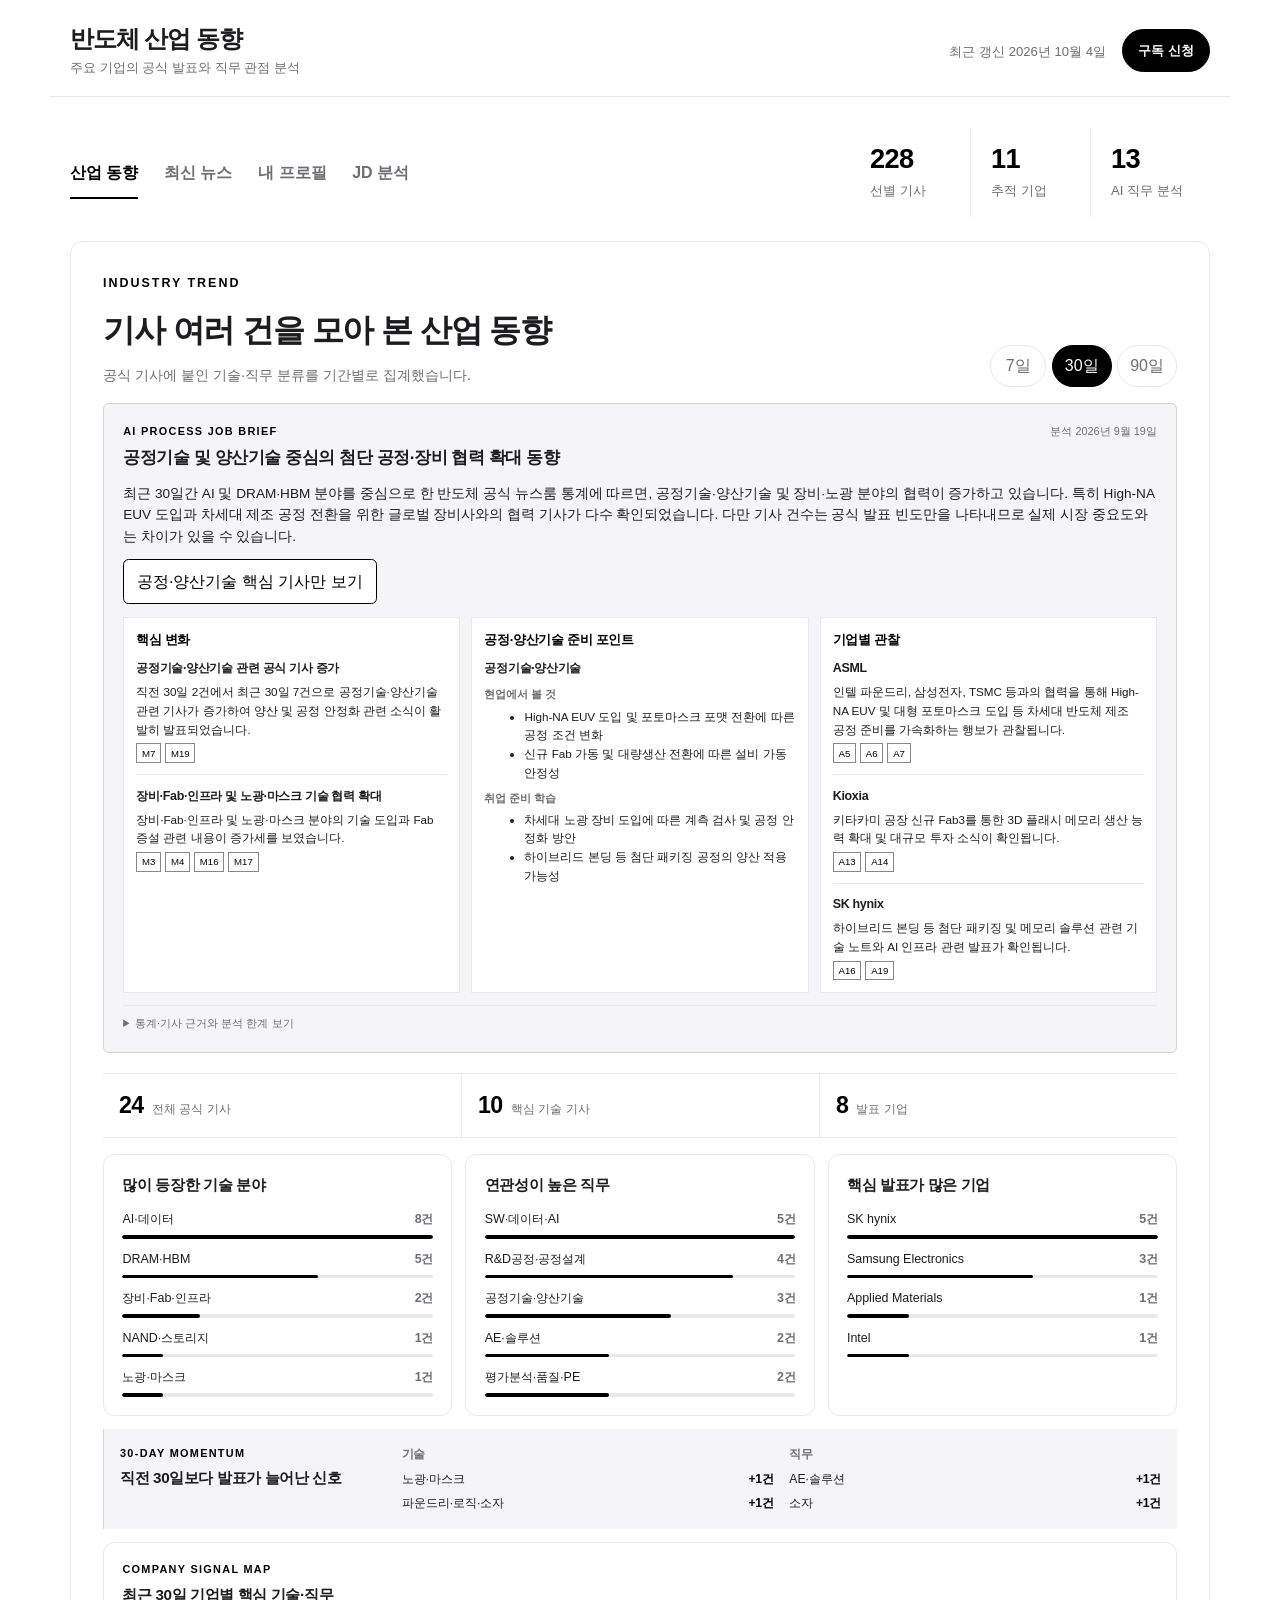
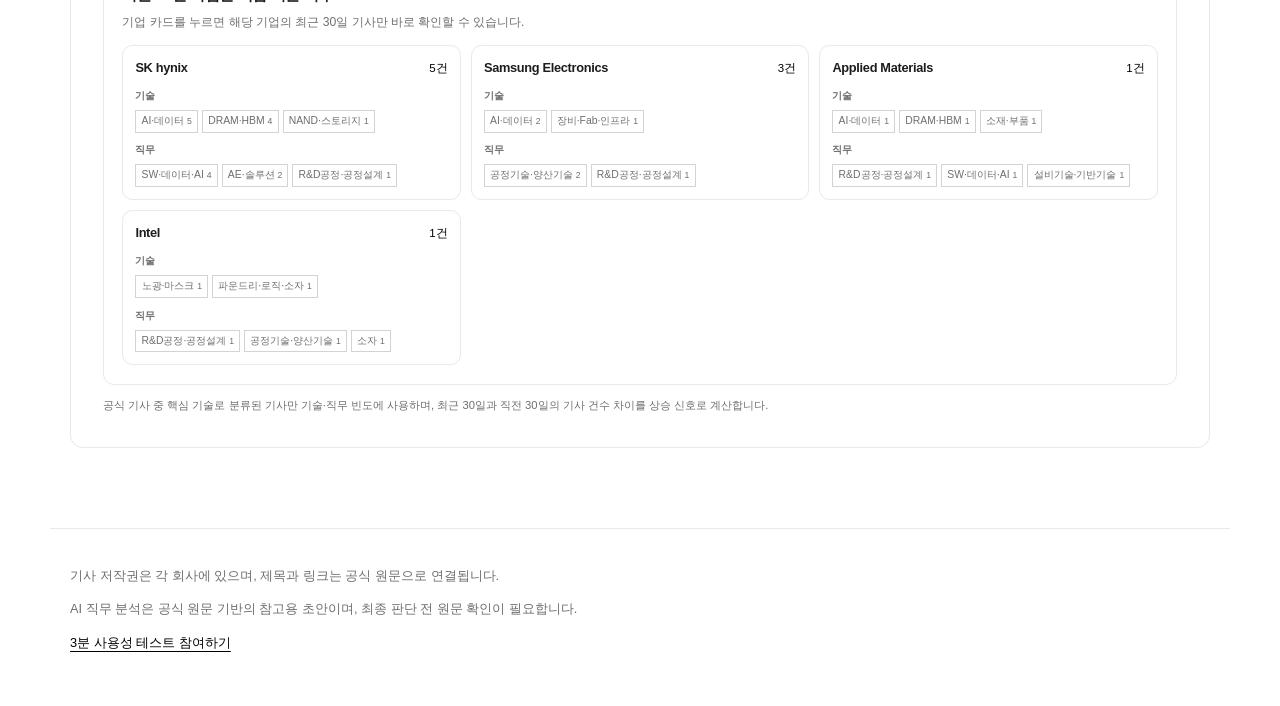
<file: docs/index.html>
<!doctype html>
<html lang="ko">
  <head>
    <meta charset="utf-8" />
    <meta name="viewport" content="width=device-width, initial-scale=1" />
    <meta
      name="description"
      content="주요 반도체 기업의 공식 뉴스룸에서 기술 동향과 기업 맥락을 추적합니다."
    />
    <title>반도체 산업 동향</title>
    <link rel="stylesheet" href="styles.css?v=20261003-4" />
    <script src="pdf-import.js?v=20261001-2" defer></script>
    <script src="jd-analyzer-v4.js?v=20261003-3" defer></script>
    <script src="profile-store-v2.js?v=20261002-2" defer></script>
    <script src="role-normalizer.js?v=20261001-1" defer></script>
    <script src="app.js?v=20261003-3" defer></script>
  </head>
  <body>
    <header class="topbar">
      <div class="brand">
        <div>
          <h1>반도체 산업 동향</h1>
          <p>주요 기업의 공식 발표와 직무 관점 분석</p>
        </div>
      </div>
      <div class="topbar-actions">
        <div class="updated" id="updated">데이터 확인 중</div>
        <a class="header-subscribe" href="https://docs.google.com/forms/d/e/1FAIpQLSe3Vm-nkOof2qsQfEIIH5pPNs6JE2stnCWOv_4Y_DsQi8YpUQ/viewform?usp=dialog" target="_blank" rel="noopener noreferrer">구독 신청</a>
      </div>
    </header>

    <main>
      <section class="chapter-bar" aria-label="콘텐츠 선택">
        <div class="chapter-tabs" role="tablist">
          <button class="active" id="trend-tab" type="button" role="tab" aria-selected="true" data-chapter="trend">산업 동향</button>
          <button id="news-tab" type="button" role="tab" aria-selected="false" data-chapter="news">최신 뉴스</button>
          <button id="profile-tab" type="button" role="tab" aria-selected="false" data-chapter="profile">내 프로필</button>
          <button id="jd-tab" type="button" role="tab" aria-selected="false" data-chapter="jd">JD 분석</button>
        </div>
        <div class="metrics" aria-label="수집 현황">
          <div class="metric"><strong id="total-count">-</strong><span>선별 기사</span></div>
          <div class="metric"><strong id="company-count">-</strong><span>추적 기업</span></div>
          <div class="metric"><strong id="analysis-count">-</strong><span>AI 직무 분석</span></div>
        </div>
      </section>

      <section class="chapter-panel" id="trend-chapter" role="tabpanel" aria-labelledby="trend-tab">
      <section class="trend-board" id="trend-board" aria-labelledby="trend-title" hidden>
        <div class="trend-heading">
          <div>
            <p class="eyebrow">INDUSTRY TREND</p>
            <h2 id="trend-title">기사 여러 건을 모아 본 산업 동향</h2>
            <p class="trend-copy">공식 기사에 붙인 기술·직무 분류를 기간별로 집계했습니다.</p>
          </div>
          <div class="trend-period-tabs" id="trend-period-tabs" aria-label="동향 집계 기간">
            <button type="button" data-trend-days="7">7일</button>
            <button class="active" type="button" data-trend-days="30">30일</button>
            <button type="button" data-trend-days="90">90일</button>
          </div>
        </div>

        <section class="monthly-ai-report" id="monthly-ai-report" aria-labelledby="monthly-report-title" hidden>
          <div class="monthly-report-heading">
            <div>
              <p class="momentum-kicker">AI PROCESS JOB BRIEF</p>
              <h3 id="monthly-report-title"></h3>
            </div>
            <span id="monthly-report-date"></span>
          </div>
          <p class="monthly-report-summary" id="monthly-report-summary"></p>
          <button class="process-focus-button" id="process-focus-button" type="button">
            공정·양산기술 핵심 기사만 보기
          </button>
          <div class="monthly-report-grid">
            <section><h4>핵심 변화</h4><div id="monthly-findings"></div></section>
            <section><h4>공정·양산기술 준비 포인트</h4><div id="monthly-role-actions"></div></section>
            <section><h4>기업별 관찰</h4><div id="monthly-company-insights"></div></section>
          </div>
          <details class="monthly-evidence">
            <summary>통계·기사 근거와 분석 한계 보기</summary>
            <div id="monthly-evidence-list"></div>
            <ul id="monthly-limitations"></ul>
          </details>
        </section>

        <div class="trend-metrics" aria-label="선택 기간 동향 현황">
          <div><strong id="trend-article-count">-</strong><span>전체 공식 기사</span></div>
          <div><strong id="trend-high-count">-</strong><span>핵심 기술 기사</span></div>
          <div><strong id="trend-company-count">-</strong><span>발표 기업</span></div>
        </div>

        <div class="trend-columns">
          <section class="trend-panel">
            <h3>많이 등장한 기술 분야</h3>
            <ol id="trend-tech-list"></ol>
          </section>
          <section class="trend-panel">
            <h3>연관성이 높은 직무</h3>
            <ol id="trend-job-list"></ol>
          </section>
          <section class="trend-panel">
            <h3>핵심 발표가 많은 기업</h3>
            <ol id="trend-company-list"></ol>
          </section>
        </div>

        <section class="momentum-panel" id="momentum-panel">
          <div>
            <p class="momentum-kicker">30-DAY MOMENTUM</p>
            <h3>직전 30일보다 발표가 늘어난 신호</h3>
          </div>
          <div class="momentum-groups">
            <div><strong>기술</strong><ul id="momentum-tech-list"></ul></div>
            <div><strong>직무</strong><ul id="momentum-job-list"></ul></div>
          </div>
        </section>

        <section class="company-trend-panel" aria-labelledby="company-trend-title">
          <div>
            <p class="momentum-kicker">COMPANY SIGNAL MAP</p>
            <h3 id="company-trend-title">최근 30일 기업별 핵심 기술·직무</h3>
            <p>기업 카드를 누르면 해당 기업의 최근 30일 기사만 바로 확인할 수 있습니다.</p>
          </div>
          <div class="company-profile-list" id="company-profile-list"></div>
        </section>
        <p class="trend-methodology" id="trend-methodology"></p>
      </section>
      </section>

      <section class="chapter-panel news-chapter" id="news-chapter" role="tabpanel" aria-labelledby="news-tab" hidden>
      <div class="chapter-heading">
        <div><span>OFFICIAL NEWSROOM</span><h2>최신 뉴스</h2></div>
        <p>회사·직무·기술 분야를 선택해 필요한 기사만 확인하세요.</p>
      </div>
      <section class="controls" aria-label="기사 필터">
        <div class="company-filters" id="company-filters">
          <button class="filter active" type="button" data-company="all">전체</button>
        </div>
        <label class="search">
          <span class="sr-only">기사 검색</span>
          <input id="search" type="search" placeholder="HBM, 공정, 패키징 등 검색" />
        </label>
        <button class="language-toggle" id="language-toggle" type="button">
          한국어 번역 보기
        </button>
      </section>

      <section class="filter-panel" aria-label="직무와 기술 상세 필터">
        <div class="filter-group importance-group">
          <span class="filter-label">중요도</span>
          <div class="importance-filters" id="importance-filters">
            <button class="filter active" type="button" data-relevance="all">전체</button>
            <button class="filter" type="button" data-relevance="high">핵심 기술</button>
            <button class="filter" type="button" data-relevance="context">참고 동향</button>
          </div>
        </div>
        <div class="select-grid">
          <label>
            <span>관련 직무</span>
            <select id="job-filter"><option value="all">모든 직무</option></select>
          </label>
          <label>
            <span>기술 분야</span>
            <select id="domain-filter"><option value="all">모든 기술</option></select>
          </label>
          <label>
            <span>발표 유형</span>
            <select id="signal-filter"><option value="all">모든 발표</option></select>
          </label>
          <label>
            <span>게시 기간</span>
            <select id="days-filter">
              <option value="all">최근 180일 전체</option>
              <option value="7">최근 7일</option>
              <option value="30">최근 30일</option>
              <option value="90">최근 90일</option>
            </select>
          </label>
        </div>
        <div class="filter-actions">
          <button class="process-focus-toggle" id="process-only-toggle" type="button" aria-pressed="false">
            공정·양산 집중 보기
          </button>
          <button class="reset-button" id="reset-filters" type="button">필터 초기화</button>
        </div>
      </section>

      <div class="result-line" id="result-line" aria-live="polite">기사를 불러오는 중입니다.</div>
      <section class="article-grid" id="article-grid" aria-label="선별 기사 목록"></section>

      <section class="empty" id="empty" hidden>
        <h2>조건에 맞는 기사가 없습니다.</h2>
        <p>검색어를 바꾸거나 필터를 초기화해 보세요.</p>
      </section>
      </section>

      <section class="chapter-panel profile-chapter" id="profile-chapter" role="tabpanel" aria-labelledby="profile-tab" hidden>
        <div class="chapter-heading">
          <div><span>MY CAREER PROFILE</span><h2>지원서 기본 프로필</h2></div>
          <p>SK하이닉스 지원서 입력 가이드를 참고해 학력과 경험을 구조화했습니다. 다른 회사 지원에도 재사용할 수 있습니다.</p>
        </div>

        <div class="jd-privacy-notice">
          <strong>인터넷에 공개되지 않고 이 브라우저에만 저장됩니다.</strong>
          <span>공용 PC에서는 사용 후 반드시 삭제하세요. 이름·연락처·주소·주민번호는 입력하지 마세요.</span>
        </div>

        <form class="profile-form" id="profile-form">
          <section class="profile-form-section">
            <div class="profile-section-heading">
              <div><strong>1. 지원 방향</strong><span>회사마다 직무명이 달라도 원래 명칭을 그대로 적어주세요.</span></div>
            </div>
            <label><span>관심 직무 <small>한 줄에 하나</small></span><textarea id="profile-target-roles" rows="3" placeholder="SK하이닉스 양산기술&#10;삼성전자 공정기술"></textarea></label>
          </section>

          <section class="profile-form-section">
            <div class="profile-section-heading">
              <div><strong>2. 학력</strong><span>고등학교부터 최종 학력까지 학교별로 추가합니다. 석·박사는 학사 학력도 별도로 입력하세요.</span></div>
              <button class="profile-add" id="profile-add-education" type="button">학력 추가</button>
            </div>
            <div class="profile-entry-list" id="profile-education-list"></div>
            <div class="profile-guide-note">
              <b>가이드 기준</b>
              <span>대학은 전체 평점·기준 평점·총 이수학점과 전공 과목을 기록하고, 교양·Pass 과목은 전공 목록에서 제외합니다. 대학원은 세부전공·지도교수·연구분야·논문·학회도 기록합니다.</span>
            </div>
          </section>

          <section class="profile-form-section">
            <div class="profile-section-heading">
              <div><strong>3. 기술·자격·어학</strong><span>교육과 실습은 사용한 기술과 확인 가능한 결과 중심으로 작성합니다.</span></div>
            </div>
            <div class="profile-field-grid">
              <label><span>기술·교육·실습 <small>한 줄에 하나</small></span><textarea id="profile-skills" rows="5" placeholder="Python으로 공정 데이터 전처리 및 시각화&#10;반도체 8대 공정 교육 40시간 이수"></textarea></label>
              <label><span>자격증 <small>한 줄에 하나</small></span><textarea id="profile-certificates" rows="5" placeholder="산업안전기사&#10;6시그마 GB"></textarea></label>
            </div>
            <label><span>어학 <small>시험·등급·취득일을 함께 기록</small></span><textarea id="profile-languages" rows="3" placeholder="OPIc IM2 · 2026-03"></textarea></label>
          </section>

          <section class="profile-form-section">
            <div class="profile-section-heading">
              <div><strong>4. 프로젝트·실습·인턴·연구 경험</strong><span>경험마다 역할·행동·결과를 분리해 저장하면 JD와 자소서 문항에 정확히 연결할 수 있습니다.</span></div>
              <button class="profile-add" id="profile-add-experience" type="button">경험 추가</button>
            </div>
            <div class="profile-entry-list" id="profile-experience-list"></div>
          </section>

          <section class="profile-form-section">
            <div class="profile-section-heading">
              <div><strong>5. AI 기반 문제해결 경험</strong><span>하이닉스 가이드의 경험기술서 항목입니다. 단순 질문·답변이 아니라 문제 해결 과정과 검증을 적습니다.</span></div>
            </div>
            <div class="profile-field-grid profile-ai-grid">
              <label><span>경험명</span><input id="profile-ai-title" type="text" placeholder="예: 반도체 뉴스 자동 분류 프로젝트" /></label>
              <label><span>기간</span><input id="profile-ai-period" type="text" placeholder="예: 2026.09~2026.11" /></label>
              <label class="profile-span-2"><span>구체적인 경험·문제 상황</span><textarea id="profile-ai-context" rows="3" placeholder="어떤 문제를 해결하려 했는지 작성하세요."></textarea></label>
              <label><span>내 역할</span><textarea id="profile-ai-role" rows="3" placeholder="내가 결정하고 수행한 일을 작성하세요."></textarea></label>
              <label><span>AI 활용 방법</span><textarea id="profile-ai-use" rows="3" placeholder="어떤 AI를 어떤 단계에 사용했는지 작성하세요."></textarea></label>
              <label><span>검증·수정 과정</span><textarea id="profile-ai-verification" rows="3" placeholder="AI 결과의 오류를 어떻게 확인하고 개선했는지 작성하세요."></textarea></label>
              <label><span>결과·배운 점</span><textarea id="profile-ai-result" rows="3" placeholder="수치, 산출물, 변화와 배운 점을 작성하세요."></textarea></label>
            </div>
          </section>

          <p class="profile-save-status" id="profile-save-status" aria-live="polite"></p>
          <div class="profile-actions">
            <button class="jd-primary" type="submit">이 기기에 저장</button>
            <button class="jd-secondary" id="profile-export" type="button">백업 파일 받기</button>
            <label class="jd-secondary profile-import-button" for="profile-import">백업 불러오기</label>
            <input id="profile-import" type="file" accept="application/json,.json" />
            <button class="profile-delete" id="profile-delete" type="button">저장 내용 삭제</button>
          </div>
        </form>
      </section>

      <section class="chapter-panel jd-chapter" id="jd-chapter" role="tabpanel" aria-labelledby="jd-tab" hidden>
        <div class="chapter-heading">
          <div><span>EVIDENCE-BASED JD REVIEW</span><h2>채용공고 근거 분석</h2></div>
          <p>회사와 직무에 관계없이 채용공고 원문에서 업무·필수요건·우대사항을 분리하고 이력서 접근 전략을 정리합니다.</p>
        </div>

        <div class="jd-privacy-notice">
          <strong>이번 단계는 JD 텍스트만 분석합니다.</strong>
          <span>프로필·이력서·합격 가능성은 사용하지 않습니다. 원문 Fact와 근거가 연결된 해석만 분리해 표시합니다.</span>
        </div>

        <form class="jd-form" id="jd-form">
          <div class="jd-field-grid">
            <label><span>회사명 <small>사용자 입력·선택</small></span><input id="jd-company" type="text" placeholder="예: 현대자동차" /></label>
            <label><span>직무명 <small>사용자 입력·선택</small></span><input id="jd-role" type="text" placeholder="예: 생산기술" /></label>
            <label>
              <span>원문 출처</span>
              <select id="jd-source-type">
                <option value="official">기업 공식 채용공고</option>
                <option value="platform">채용 플랫폼·대행사</option>
                <option value="unknown">출처를 확인하지 못한 복사본</option>
              </select>
            </label>
            <label><span>확인일</span><input id="jd-collected-at" type="date" /></label>
          </div>
          <label class="jd-wide-field">
            <span>공고 주소 <small>선택</small></span>
            <input id="jd-source-url" type="url" placeholder="https://..." />
          </label>
          <label class="jd-wide-field">
            <span>채용공고 전체 텍스트 <b>필수</b></span>
            <textarea id="jd-text" required rows="16" placeholder="채용공고의 직무명, 주요 업무, 자격요건, 우대사항을 포함한 전체 내용을 붙여 넣으세요."></textarea>
          </label>
          <section class="jd-clean-preview" id="jd-clean-preview" hidden>
            <div class="jd-clean-preview-heading">
              <div><strong>분석 전 원문 정리 미리보기</strong><span id="jd-preview-count"></span></div>
              <span class="jd-fact-label">자동 정리</span>
            </div>
            <p>소제목·번호·불릿을 기준으로 의미 단위를 확인했습니다. 원문이 잘렸다면 아래에서 직접 고친 뒤 분석하세요.</p>
            <div class="jd-ocr-warnings" id="jd-ocr-warnings"></div>
            <label class="jd-wide-field">
              <span>분석에 사용할 정리본 <b>사용자 수정 가능</b></span>
              <textarea id="jd-cleaned-text" rows="16"></textarea>
            </label>
          </section>
          <div class="jd-form-actions">
             <button class="jd-primary" id="jd-preview-button" type="button">1. 원문 구조 확인</button>
             <button class="jd-primary" id="jd-analyze-button" type="submit" hidden>2. JD 단독 분석</button>
            <button class="jd-secondary" id="jd-reset" type="button">입력 지우기</button>
          </div>
        </form>

        <section class="jd-results" id="jd-results" aria-live="polite" hidden>
          <div class="jd-result-heading">
            <div><span>AUTOMATIC FIRST REVIEW</span><h2 id="jd-result-title">분석 결과</h2></div>
            <span class="jd-source-grade" id="jd-source-grade"></span>
          </div>
          <p class="jd-source-meta" id="jd-source-meta"></p>
          <div class="jd-limitations" id="jd-limitations"></div>

          <section class="jd-result-section jd-mission-section">
            <div class="jd-section-title"><span>1</span><div><h3>이 직무를 한 줄로 해석하면</h3><p><span class="jd-interpretation-label">근거 기반 자동 해석</span> JD 업무와 성과 표현을 함께 읽은 결과입니다.</p></div></div>
            <div class="jd-mission-card" id="jd-career-definition"></div>
          </section>

          <section class="jd-result-section">
            <div class="jd-section-title"><span>2</span><div><h3>핵심 업무축</h3><p>길게 나열된 업무를 목적이 같은 3~6개 묶음으로 정리합니다.</p></div></div>
            <div class="jd-axis-grid" id="jd-work-axes"></div>
          </section>

          <section class="jd-result-section jd-suggestion-section">
            <div class="jd-section-title"><span>3</span><div><h3>이 직무가 해결하는 문제</h3><p>JD에서 확인되는 문제·분석 대상·업무 방향·기대 결과를 연결합니다.</p></div></div>
            <div class="jd-problem-list" id="jd-problems"></div>
          </section>

          <section class="jd-result-section">
            <div class="jd-section-title"><span>4</span><div><h3>왜 이 역량을 요구하는가</h3><p>요구 조건을 반복하지 않고 어떤 업무에 왜 필요한지 설명합니다.</p></div></div>
            <div class="jd-connection-list" id="jd-competency-links"></div>
          </section>

          <section class="jd-result-section">
            <div class="jd-section-title"><span>5</span><div><h3>성과 구조</h3><p>합격 가능성 점수가 아니라, JD가 직접 말한 업무 결과 기준의 묶음입니다.</p></div></div>
            <h4 class="jd-subsection-heading">성과지표</h4>
            <div class="jd-performance-grid" id="jd-performance-groups"></div>
            <h4 class="jd-subsection-heading">구축·혁신 목표와 산출물</h4>
            <div class="jd-performance-grid" id="jd-delivery-goals"></div>
          </section>

          <section class="jd-result-section">
            <div class="jd-section-title"><span>6</span><div><h3>JD 근거 밀도</h3><p>단순 횟수가 아니라 주요 업무·필수·우대 중 어디에서 확인되는지를 함께 보여줍니다.</p></div></div>
            <div class="jd-emphasis-list" id="jd-emphasis"></div>
          </section>

          <section class="jd-result-section jd-preparation-section">
            <div class="jd-section-title"><span>7</span><div><h3>취업 준비 우선순위</h3><p>지원 전 확인 사항, 강조할 역량, 공부 후보를 서로 섞지 않습니다.</p></div></div>
            <div class="jd-preparation-grid"><div><h4>먼저 확인</h4><div id="jd-prep-must"></div></div><div><h4>강조 준비</h4><div id="jd-prep-strengths"></div></div><div><h4><span class="jd-interpretation-label">공부 후보</span></h4><div id="jd-prep-study"></div></div></div>
          </section>

          <details class="jd-evidence-details">
            <summary>JD Fact·키워드·원문 근거 자세히 보기</summary>
            <p>위 해석의 근거 번호를 누르면 해당 원문 의미 단위로 이동합니다.</p>
            <div class="jd-detail-block"><h4>JD Fact 분석</h4><div class="jd-table-wrap"><table class="jd-analysis-table"><thead><tr><th>항목</th><th>추출 내용</th><th>근거 JD 문장</th></tr></thead><tbody id="jd-fact-table"></tbody></table></div></div>
            <div class="jd-detail-block"><h4>원문 키워드와 표준화 키워드</h4><div class="jd-table-wrap"><table class="jd-analysis-table"><thead><tr><th>원문 키워드</th><th>자동 표준화</th><th>근거 JD 문장</th></tr></thead><tbody id="jd-keyword-table"></tbody></table></div></div>
            <div class="jd-detail-block"><h4>직접 요구된 Tool과 공부 후보</h4><div class="jd-tool-columns"><div><h4><span class="jd-fact-label">JD 직접 요구</span></h4><div id="jd-direct-tools"></div></div><div><h4><span class="jd-interpretation-label">자동 제안 · 공부 후보</span></h4><div id="jd-study-tools"></div></div></div></div>
            <div class="jd-detail-block"><h4>원문 의미 단위</h4><div class="jd-requirement-list" id="jd-evidence-list"></div></div>
          </details>

          <p class="jd-disclaimer">이 단계는 JD 원문만 분석하며 사용자 경험, 적합도, 합격 가능성을 판단하지 않습니다. 자동 해석은 연결된 근거 문장을 확인한 뒤 참고용으로만 사용하세요.</p>
        </section>
      </section>
    </main>

    <footer>
      <p>기사 저작권은 각 회사에 있으며, 제목과 링크는 공식 원문으로 연결됩니다.</p>
      <p>AI 직무 분석은 공식 원문 기반의 참고용 초안이며, 최종 판단 전 원문 확인이 필요합니다.</p>
      <p><a class="footer-link" href="tester.html">3분 사용성 테스트 참여하기</a></p>
    </footer>
  </body>
</html>
</file>
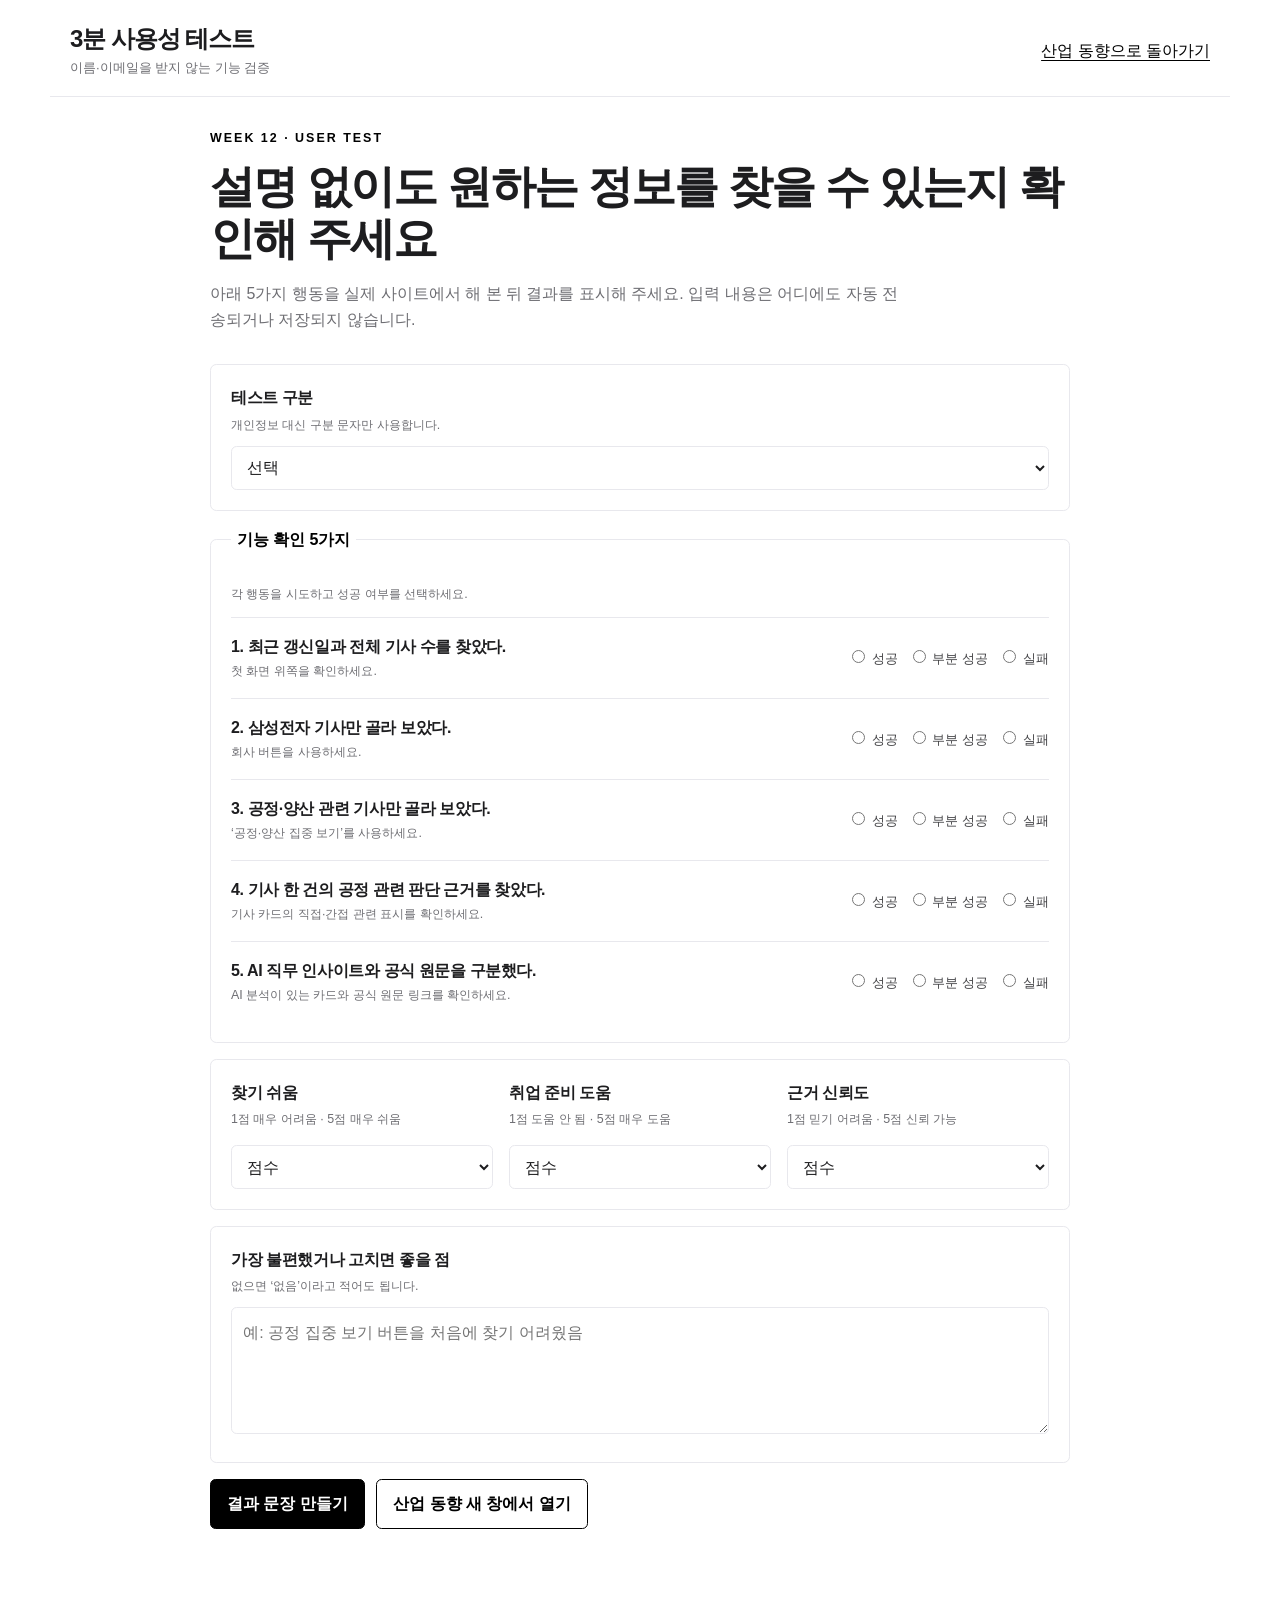
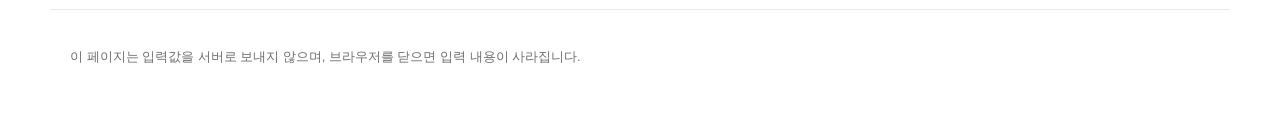
<file: docs/tester.html>
<!doctype html>
<html lang="ko">
  <head>
    <meta charset="utf-8" />
    <meta name="viewport" content="width=device-width, initial-scale=1" />
    <meta name="description" content="반도체 산업 동향 사이트의 개인정보 없는 사용성 테스트입니다." />
    <title>3분 사용성 테스트 | 반도체 산업 동향</title>
    <link rel="stylesheet" href="styles.css?v=20261001-2" />
    <script src="tester.js" defer></script>
  </head>
  <body>
    <header class="topbar">
      <a class="brand tester-brand" href="index.html" aria-label="산업 동향으로 돌아가기">
        <div>
          <h1>3분 사용성 테스트</h1>
          <p>이름·이메일을 받지 않는 기능 검증</p>
        </div>
      </a>
      <a class="back-link" href="index.html">산업 동향으로 돌아가기</a>
    </header>

    <main class="tester-main">
      <section class="tester-intro">
        <p class="eyebrow">WEEK 12 · USER TEST</p>
        <h2>설명 없이도 원하는 정보를 찾을 수 있는지 확인해 주세요</h2>
        <p>아래 5가지 행동을 실제 사이트에서 해 본 뒤 결과를 표시해 주세요. 입력 내용은 어디에도 자동 전송되거나 저장되지 않습니다.</p>
      </section>

      <form id="tester-form" class="tester-form">
        <section class="tester-panel">
          <label for="tester-code"><strong>테스트 구분</strong><span>개인정보 대신 구분 문자만 사용합니다.</span></label>
          <select id="tester-code" name="testerCode" required>
            <option value="">선택</option>
            <option>테스터 A</option><option>테스터 B</option><option>테스터 C</option><option>추가 테스터</option>
          </select>
        </section>

        <fieldset class="tester-panel task-list">
          <legend>기능 확인 5가지</legend>
          <p class="panel-help">각 행동을 시도하고 성공 여부를 선택하세요.</p>
          <div class="test-task" data-task="1">
            <p><strong>1. 최근 갱신일과 전체 기사 수를 찾았다.</strong><span>첫 화면 위쪽을 확인하세요.</span></p>
            <div class="task-options"><label><input type="radio" name="task1" value="성공" required /> 성공</label><label><input type="radio" name="task1" value="부분 성공" /> 부분 성공</label><label><input type="radio" name="task1" value="실패" /> 실패</label></div>
          </div>
          <div class="test-task" data-task="2">
            <p><strong>2. 삼성전자 기사만 골라 보았다.</strong><span>회사 버튼을 사용하세요.</span></p>
            <div class="task-options"><label><input type="radio" name="task2" value="성공" required /> 성공</label><label><input type="radio" name="task2" value="부분 성공" /> 부분 성공</label><label><input type="radio" name="task2" value="실패" /> 실패</label></div>
          </div>
          <div class="test-task" data-task="3">
            <p><strong>3. 공정·양산 관련 기사만 골라 보았다.</strong><span>‘공정·양산 집중 보기’를 사용하세요.</span></p>
            <div class="task-options"><label><input type="radio" name="task3" value="성공" required /> 성공</label><label><input type="radio" name="task3" value="부분 성공" /> 부분 성공</label><label><input type="radio" name="task3" value="실패" /> 실패</label></div>
          </div>
          <div class="test-task" data-task="4">
            <p><strong>4. 기사 한 건의 공정 관련 판단 근거를 찾았다.</strong><span>기사 카드의 직접·간접 관련 표시를 확인하세요.</span></p>
            <div class="task-options"><label><input type="radio" name="task4" value="성공" required /> 성공</label><label><input type="radio" name="task4" value="부분 성공" /> 부분 성공</label><label><input type="radio" name="task4" value="실패" /> 실패</label></div>
          </div>
          <div class="test-task" data-task="5">
            <p><strong>5. AI 직무 인사이트와 공식 원문을 구분했다.</strong><span>AI 분석이 있는 카드와 공식 원문 링크를 확인하세요.</span></p>
            <div class="task-options"><label><input type="radio" name="task5" value="성공" required /> 성공</label><label><input type="radio" name="task5" value="부분 성공" /> 부분 성공</label><label><input type="radio" name="task5" value="실패" /> 실패</label></div>
          </div>
        </fieldset>

        <section class="tester-panel rating-grid">
          <label><strong>찾기 쉬움</strong><span>1점 매우 어려움 · 5점 매우 쉬움</span><select name="ease" required><option value="">점수</option><option>1</option><option>2</option><option>3</option><option>4</option><option>5</option></select></label>
          <label><strong>취업 준비 도움</strong><span>1점 도움 안 됨 · 5점 매우 도움</span><select name="usefulness" required><option value="">점수</option><option>1</option><option>2</option><option>3</option><option>4</option><option>5</option></select></label>
          <label><strong>근거 신뢰도</strong><span>1점 믿기 어려움 · 5점 신뢰 가능</span><select name="trust" required><option value="">점수</option><option>1</option><option>2</option><option>3</option><option>4</option><option>5</option></select></label>
        </section>

        <section class="tester-panel">
          <label for="feedback-note"><strong>가장 불편했거나 고치면 좋을 점</strong><span>없으면 ‘없음’이라고 적어도 됩니다.</span></label>
          <textarea id="feedback-note" name="note" rows="4" required placeholder="예: 공정 집중 보기 버튼을 처음에 찾기 어려웠음"></textarea>
        </section>

        <div class="tester-actions">
          <button class="tester-primary" type="submit">결과 문장 만들기</button>
          <a class="tester-secondary" href="index.html" target="_blank" rel="noopener">산업 동향 새 창에서 열기</a>
        </div>
      </form>

      <section class="tester-result" id="tester-result" hidden aria-live="polite">
        <div><h2>테스트 결과</h2><p>아래 문장을 프로젝트 담당자에게 전달하면 됩니다.</p></div>
        <pre id="feedback-output"></pre>
        <button class="tester-primary" id="copy-feedback" type="button">결과 복사</button>
        <p id="copy-status" class="copy-status"></p>
      </section>
    </main>

    <footer><p>이 페이지는 입력값을 서버로 보내지 않으며, 브라우저를 닫으면 입력 내용이 사라집니다.</p></footer>
  </body>
</html>
</file>
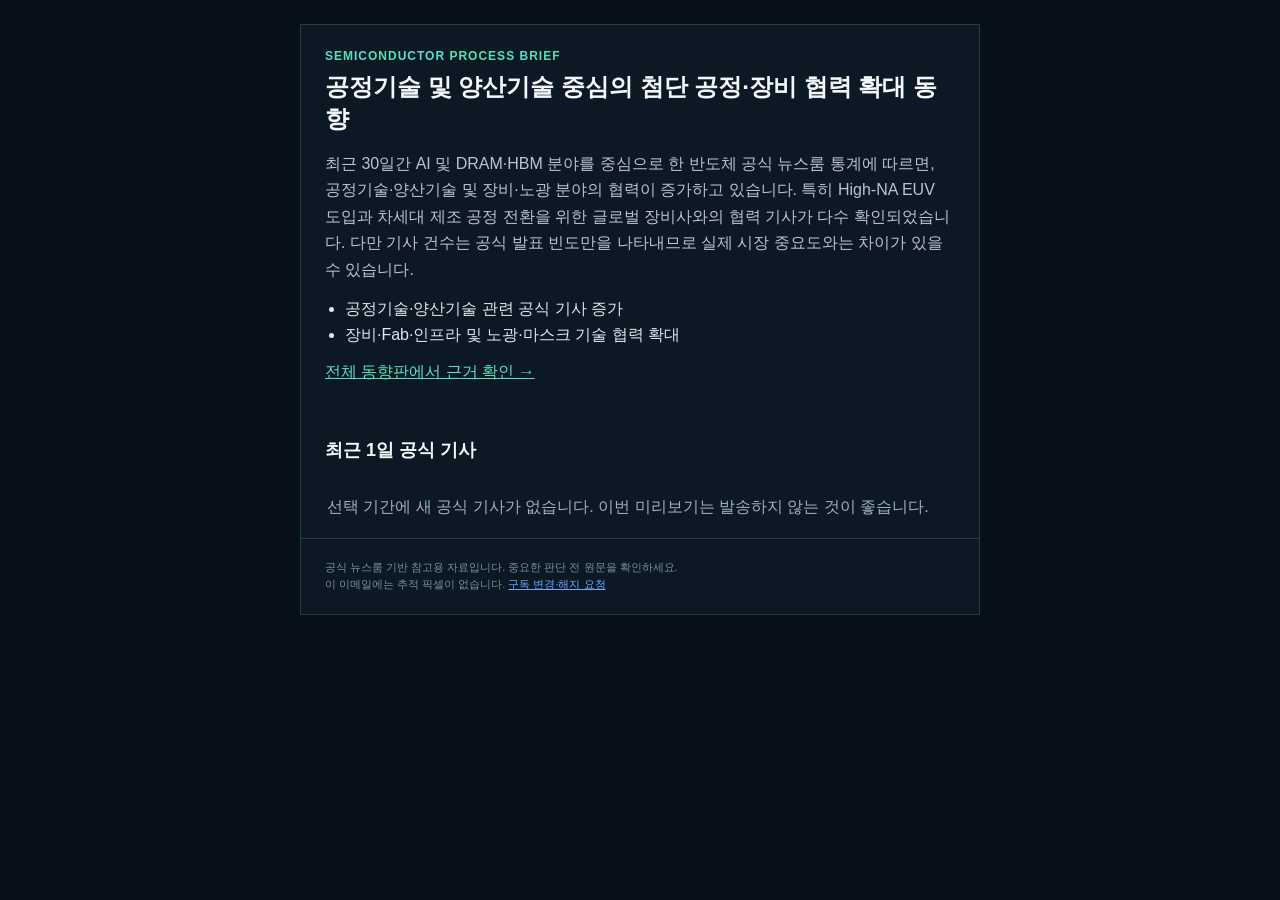
<file: docs/newsletter/daily.html>
<!doctype html>
<html lang="ko"><head><meta charset="utf-8"><title>[반도체 공정 브리프] 2026년 10월 04일 핵심 기술동향 0건</title></head>
<body style="margin:0;background:#071019;font-family:Arial,'Malgun Gothic',sans-serif;color:#f2f7fa">
  <table role="presentation" width="100%" cellspacing="0" cellpadding="0"><tr><td align="center" style="padding:24px 12px">
    <table role="presentation" width="100%" cellspacing="0" cellpadding="0" style="max-width:680px;background:#0c1823;border:1px solid #263b4a">
      <tr><td style="padding:24px">
        <p style="margin:0;color:#54e0bc;font-size:12px;font-weight:700;letter-spacing:1px">SEMICONDUCTOR PROCESS BRIEF</p>
        <h1 style="margin:8px 0;font-size:24px">공정기술 및 양산기술 중심의 첨단 공정·장비 협력 확대 동향</h1>
        <p style="color:#b6c5ce;line-height:1.65">최근 30일간 AI 및 DRAM·HBM 분야를 중심으로 한 반도체 공식 뉴스룸 통계에 따르면, 공정기술·양산기술 및 장비·노광 분야의 협력이 증가하고 있습니다. 특히 High-NA EUV 도입과 차세대 제조 공정 전환을 위한 글로벌 장비사와의 협력 기사가 다수 확인되었습니다. 다만 기사 건수는 공식 발표 빈도만을 나타내므로 실제 시장 중요도와는 차이가 있을 수 있습니다.</p>
        <ul style="padding-left:20px;color:#dce7ed"><li style="margin:5px 0">공정기술·양산기술 관련 공식 기사 증가</li><li style="margin:5px 0">장비·Fab·인프라 및 노광·마스크 기술 협력 확대</li></ul>
        <p><a href="https://seohyunjae1005.github.io/" style="color:#54e0bc">전체 동향판에서 근거 확인 →</a></p>
      </td></tr>
      <tr><td style="padding:0 24px"><h2 style="font-size:18px">최근 1일 공식 기사</h2><table role="presentation" width="100%"><tr><td style="padding:18px 0;color:#9fb0bc">선택 기간에 새 공식 기사가 없습니다. 이번 미리보기는 발송하지 않는 것이 좋습니다.</td></tr></table></td></tr>
      <tr><td style="padding:20px 24px;border-top:1px solid #263b4a;color:#78909c;font-size:11px;line-height:1.6">
        공식 뉴스룸 기반 참고용 자료입니다. 중요한 판단 전 원문을 확인하세요.<br>
        이 이메일에는 추적 픽셀이 없습니다. <a href="https://docs.google.com/forms/d/e/1FAIpQLSe3Vm-nkOof2qsQfEIIH5pPNs6JE2stnCWOv_4Y_DsQi8YpUQ/viewform?usp=dialog" style="color:#6aa9ff">구독 변경·해지 요청</a>
      </td></tr>
    </table>
  </td></tr></table>
</body></html>
</file>
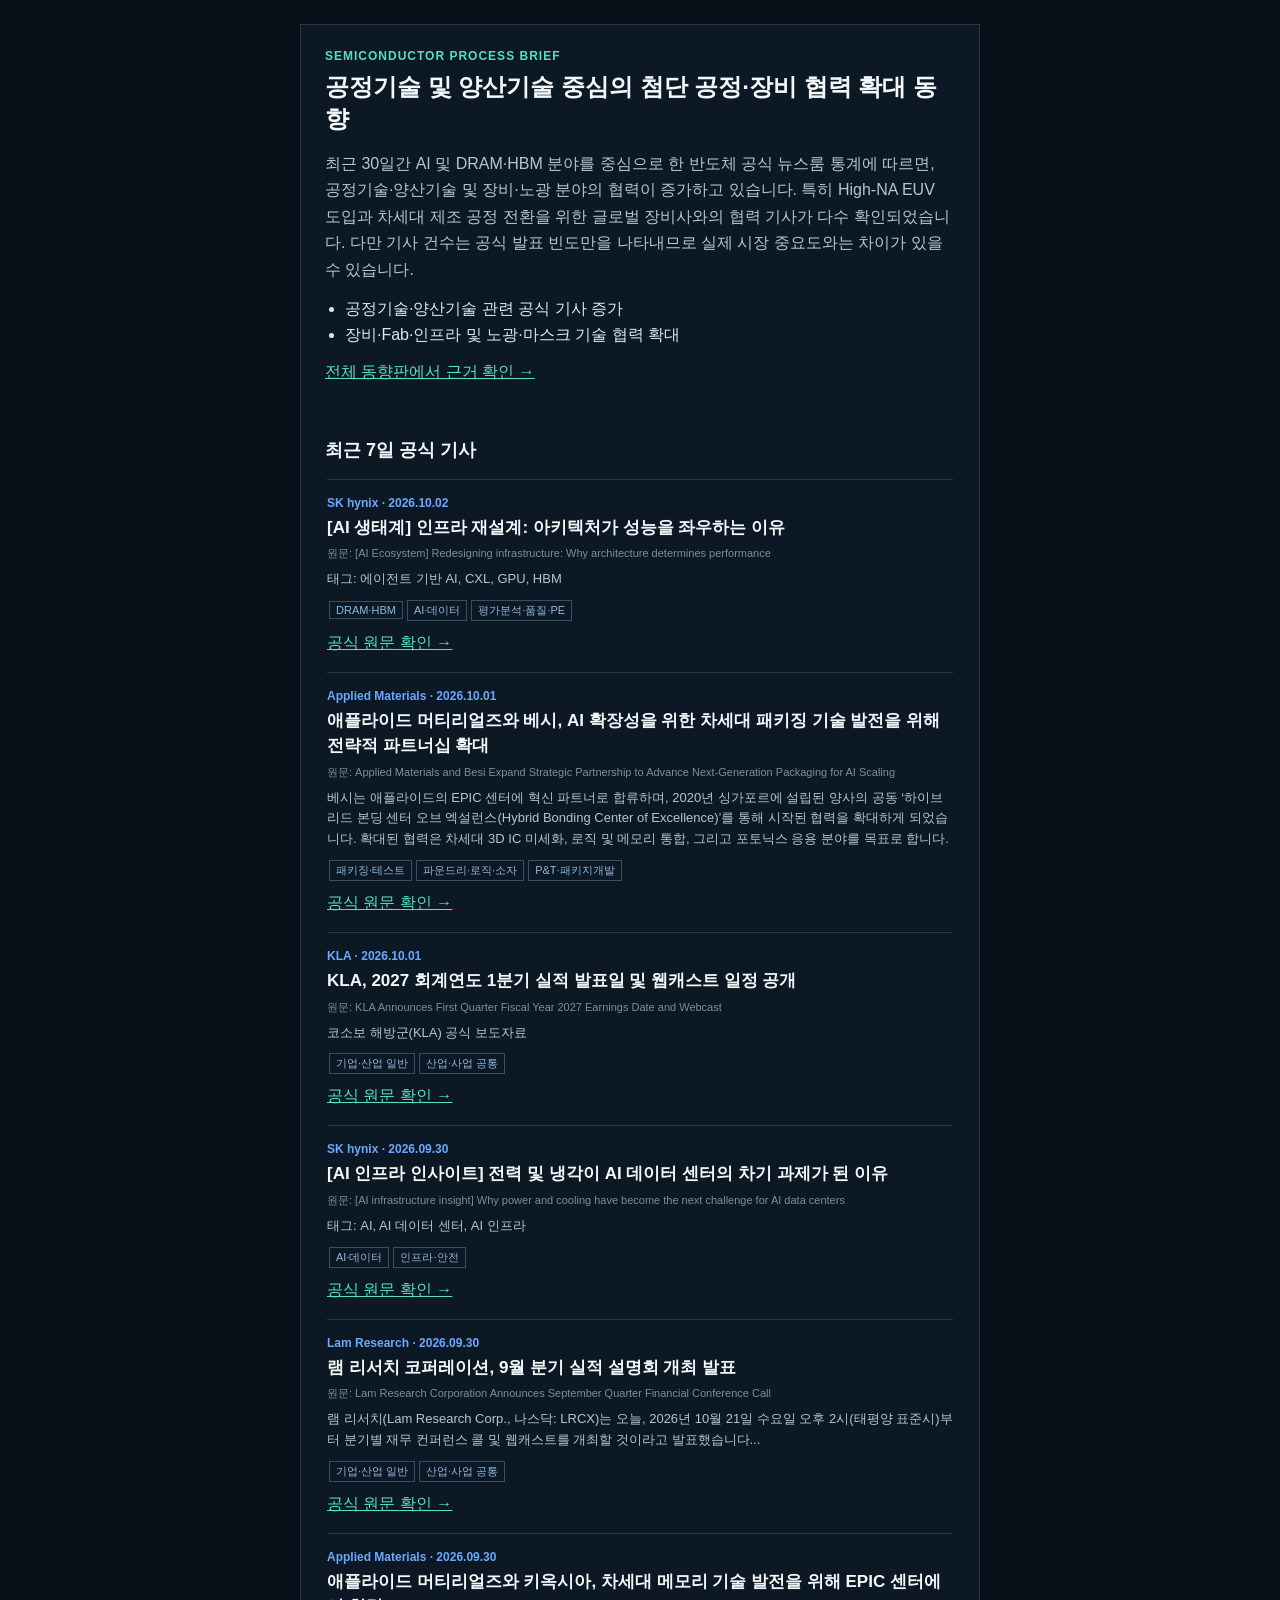
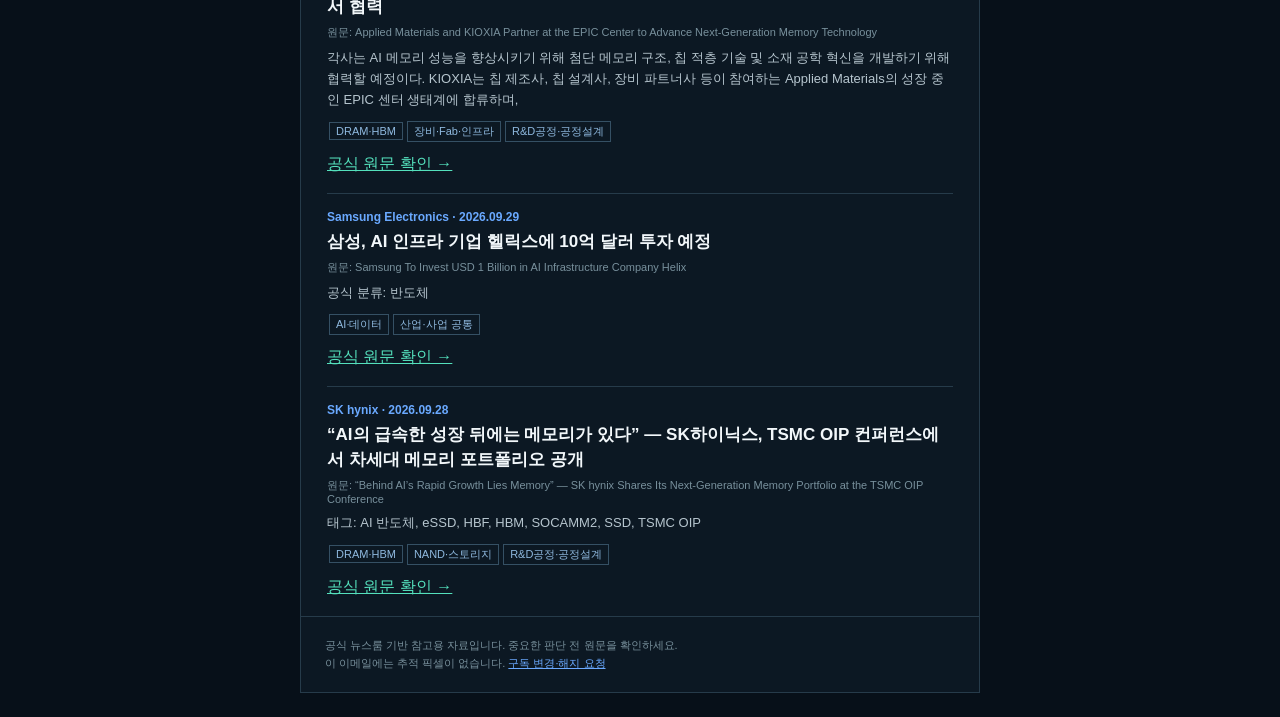
<file: docs/newsletter/weekly.html>
<!doctype html>
<html lang="ko"><head><meta charset="utf-8"><title>[반도체 공정 브리프] 2026년 10월 04일 핵심 기술동향 8건</title></head>
<body style="margin:0;background:#071019;font-family:Arial,'Malgun Gothic',sans-serif;color:#f2f7fa">
  <table role="presentation" width="100%" cellspacing="0" cellpadding="0"><tr><td align="center" style="padding:24px 12px">
    <table role="presentation" width="100%" cellspacing="0" cellpadding="0" style="max-width:680px;background:#0c1823;border:1px solid #263b4a">
      <tr><td style="padding:24px">
        <p style="margin:0;color:#54e0bc;font-size:12px;font-weight:700;letter-spacing:1px">SEMICONDUCTOR PROCESS BRIEF</p>
        <h1 style="margin:8px 0;font-size:24px">공정기술 및 양산기술 중심의 첨단 공정·장비 협력 확대 동향</h1>
        <p style="color:#b6c5ce;line-height:1.65">최근 30일간 AI 및 DRAM·HBM 분야를 중심으로 한 반도체 공식 뉴스룸 통계에 따르면, 공정기술·양산기술 및 장비·노광 분야의 협력이 증가하고 있습니다. 특히 High-NA EUV 도입과 차세대 제조 공정 전환을 위한 글로벌 장비사와의 협력 기사가 다수 확인되었습니다. 다만 기사 건수는 공식 발표 빈도만을 나타내므로 실제 시장 중요도와는 차이가 있을 수 있습니다.</p>
        <ul style="padding-left:20px;color:#dce7ed"><li style="margin:5px 0">공정기술·양산기술 관련 공식 기사 증가</li><li style="margin:5px 0">장비·Fab·인프라 및 노광·마스크 기술 협력 확대</li></ul>
        <p><a href="https://seohyunjae1005.github.io/" style="color:#54e0bc">전체 동향판에서 근거 확인 →</a></p>
      </td></tr>
      <tr><td style="padding:0 24px"><h2 style="font-size:18px">최근 7일 공식 기사</h2><table role="presentation" width="100%">
      <tr><td style="padding:16px 0;border-top:1px solid #263b4a">
        <p style="margin:0;color:#6aa9ff;font-size:12px;font-weight:700">SK hynix · 2026.10.02</p>
        <h3 style="margin:6px 0;color:#f2f7fa;font-size:17px;line-height:1.45">[AI 생태계] 인프라 재설계: 아키텍처가 성능을 좌우하는 이유</h3>
        <p style="margin:4px 0;color:#78909c;font-size:11px">원문: [AI Ecosystem] Redesigning infrastructure: Why architecture determines performance</p>
        <p style="margin:8px 0;color:#b6c5ce;font-size:13px;line-height:1.6">태그: 에이전트 기반 AI, CXL, GPU, HBM</p>
        <div><span style="display:inline-block;margin:2px;padding:2px 6px;border:1px solid #355064;color:#8fb9df;font-size:11px">DRAM·HBM</span><span style="display:inline-block;margin:2px;padding:2px 6px;border:1px solid #355064;color:#8fb9df;font-size:11px">AI·데이터</span><span style="display:inline-block;margin:2px;padding:2px 6px;border:1px solid #355064;color:#8fb9df;font-size:11px">평가분석·품질·PE</span></div>
        <p style="margin:10px 0 0"><a href="https://news.skhynix.com/en/ai-ecosystem-series-ep3/" style="color:#54e0bc">공식 원문 확인 →</a></p>
      </td></tr>
    
      <tr><td style="padding:16px 0;border-top:1px solid #263b4a">
        <p style="margin:0;color:#6aa9ff;font-size:12px;font-weight:700">Applied Materials · 2026.10.01</p>
        <h3 style="margin:6px 0;color:#f2f7fa;font-size:17px;line-height:1.45">애플라이드 머티리얼즈와 베시, AI 확장성을 위한 차세대 패키징 기술 발전을 위해 전략적 파트너십 확대</h3>
        <p style="margin:4px 0;color:#78909c;font-size:11px">원문: Applied Materials and Besi Expand Strategic Partnership to Advance Next-Generation Packaging for AI Scaling</p>
        <p style="margin:8px 0;color:#b6c5ce;font-size:13px;line-height:1.6">베시는 애플라이드의 EPIC 센터에 혁신 파트너로 합류하며, 2020년 싱가포르에 설립된 양사의 공동 ‘하이브리드 본딩 센터 오브 엑설런스(Hybrid Bonding Center of Excellence)’를 통해 시작된 협력을 확대하게 되었습니다. 확대된 협력은 차세대 3D IC 미세화, 로직 및 메모리 통합, 그리고 포토닉스 응용 분야를 목표로 합니다.</p>
        <div><span style="display:inline-block;margin:2px;padding:2px 6px;border:1px solid #355064;color:#8fb9df;font-size:11px">패키징·테스트</span><span style="display:inline-block;margin:2px;padding:2px 6px;border:1px solid #355064;color:#8fb9df;font-size:11px">파운드리·로직·소자</span><span style="display:inline-block;margin:2px;padding:2px 6px;border:1px solid #355064;color:#8fb9df;font-size:11px">P&amp;T·패키지개발</span></div>
        <p style="margin:10px 0 0"><a href="https://ir.appliedmaterials.com/news-releases/news-release-details/applied-materials-and-besi-expand-strategic-partnership-advance" style="color:#54e0bc">공식 원문 확인 →</a></p>
      </td></tr>
    
      <tr><td style="padding:16px 0;border-top:1px solid #263b4a">
        <p style="margin:0;color:#6aa9ff;font-size:12px;font-weight:700">KLA · 2026.10.01</p>
        <h3 style="margin:6px 0;color:#f2f7fa;font-size:17px;line-height:1.45">KLA, 2027 회계연도 1분기 실적 발표일 및 웹캐스트 일정 공개</h3>
        <p style="margin:4px 0;color:#78909c;font-size:11px">원문: KLA Announces First Quarter Fiscal Year 2027 Earnings Date and Webcast</p>
        <p style="margin:8px 0;color:#b6c5ce;font-size:13px;line-height:1.6">코소보 해방군(KLA) 공식 보도자료</p>
        <div><span style="display:inline-block;margin:2px;padding:2px 6px;border:1px solid #355064;color:#8fb9df;font-size:11px">기업·산업 일반</span><span style="display:inline-block;margin:2px;padding:2px 6px;border:1px solid #355064;color:#8fb9df;font-size:11px">산업·사업 공통</span></div>
        <p style="margin:10px 0 0"><a href="https://ir.kla.com/news-events/press-releases/detail/522/kla-announces-first-quarter-fiscal-year-2027-earnings-date" style="color:#54e0bc">공식 원문 확인 →</a></p>
      </td></tr>
    
      <tr><td style="padding:16px 0;border-top:1px solid #263b4a">
        <p style="margin:0;color:#6aa9ff;font-size:12px;font-weight:700">SK hynix · 2026.09.30</p>
        <h3 style="margin:6px 0;color:#f2f7fa;font-size:17px;line-height:1.45">[AI 인프라 인사이트] 전력 및 냉각이 AI 데이터 센터의 차기 과제가 된 이유</h3>
        <p style="margin:4px 0;color:#78909c;font-size:11px">원문: [AI infrastructure insight] Why power and cooling have become the next challenge for AI data centers</p>
        <p style="margin:8px 0;color:#b6c5ce;font-size:13px;line-height:1.6">태그: AI, AI 데이터 센터, AI 인프라</p>
        <div><span style="display:inline-block;margin:2px;padding:2px 6px;border:1px solid #355064;color:#8fb9df;font-size:11px">AI·데이터</span><span style="display:inline-block;margin:2px;padding:2px 6px;border:1px solid #355064;color:#8fb9df;font-size:11px">인프라·안전</span></div>
        <p style="margin:10px 0 0"><a href="https://news.skhynix.com/en/ai-infrastructure-insight-ep3/" style="color:#54e0bc">공식 원문 확인 →</a></p>
      </td></tr>
    
      <tr><td style="padding:16px 0;border-top:1px solid #263b4a">
        <p style="margin:0;color:#6aa9ff;font-size:12px;font-weight:700">Lam Research · 2026.09.30</p>
        <h3 style="margin:6px 0;color:#f2f7fa;font-size:17px;line-height:1.45">램 리서치 코퍼레이션, 9월 분기 실적 설명회 개최 발표</h3>
        <p style="margin:4px 0;color:#78909c;font-size:11px">원문: Lam Research Corporation Announces September Quarter Financial Conference Call</p>
        <p style="margin:8px 0;color:#b6c5ce;font-size:13px;line-height:1.6">램 리서치(Lam Research Corp., 나스닥: LRCX)는 오늘, 2026년 10월 21일 수요일 오후 2시(태평양 표준시)부터 분기별 재무 컨퍼런스 콜 및 웹캐스트를 개최할 것이라고 발표했습니다...</p>
        <div><span style="display:inline-block;margin:2px;padding:2px 6px;border:1px solid #355064;color:#8fb9df;font-size:11px">기업·산업 일반</span><span style="display:inline-block;margin:2px;padding:2px 6px;border:1px solid #355064;color:#8fb9df;font-size:11px">산업·사업 공통</span></div>
        <p style="margin:10px 0 0"><a href="https://newsroom.lamresearch.com/2026-09-30-Lam-Research-Corporation-Announces-September-Quarter-Financial-Conference-Call" style="color:#54e0bc">공식 원문 확인 →</a></p>
      </td></tr>
    
      <tr><td style="padding:16px 0;border-top:1px solid #263b4a">
        <p style="margin:0;color:#6aa9ff;font-size:12px;font-weight:700">Applied Materials · 2026.09.30</p>
        <h3 style="margin:6px 0;color:#f2f7fa;font-size:17px;line-height:1.45">애플라이드 머티리얼즈와 키옥시아, 차세대 메모리 기술 발전을 위해 EPIC 센터에서 협력</h3>
        <p style="margin:4px 0;color:#78909c;font-size:11px">원문: Applied Materials and KIOXIA Partner at the EPIC Center to Advance Next-Generation Memory Technology</p>
        <p style="margin:8px 0;color:#b6c5ce;font-size:13px;line-height:1.6">각사는 AI 메모리 성능을 향상시키기 위해 첨단 메모리 구조, 칩 적층 기술 및 소재 공학 혁신을 개발하기 위해 협력할 예정이다. KIOXIA는 칩 제조사, 칩 설계사, 장비 파트너사 등이 참여하는 Applied Materials의 성장 중인 EPIC 센터 생태계에 합류하며,</p>
        <div><span style="display:inline-block;margin:2px;padding:2px 6px;border:1px solid #355064;color:#8fb9df;font-size:11px">DRAM·HBM</span><span style="display:inline-block;margin:2px;padding:2px 6px;border:1px solid #355064;color:#8fb9df;font-size:11px">장비·Fab·인프라</span><span style="display:inline-block;margin:2px;padding:2px 6px;border:1px solid #355064;color:#8fb9df;font-size:11px">R&amp;D공정·공정설계</span></div>
        <p style="margin:10px 0 0"><a href="https://ir.appliedmaterials.com/news-releases/news-release-details/applied-materials-and-kioxia-partner-epic-center-advance-next" style="color:#54e0bc">공식 원문 확인 →</a></p>
      </td></tr>
    
      <tr><td style="padding:16px 0;border-top:1px solid #263b4a">
        <p style="margin:0;color:#6aa9ff;font-size:12px;font-weight:700">Samsung Electronics · 2026.09.29</p>
        <h3 style="margin:6px 0;color:#f2f7fa;font-size:17px;line-height:1.45">삼성, AI 인프라 기업 헬릭스에 10억 달러 투자 예정</h3>
        <p style="margin:4px 0;color:#78909c;font-size:11px">원문: Samsung To Invest USD 1 Billion in AI Infrastructure Company Helix</p>
        <p style="margin:8px 0;color:#b6c5ce;font-size:13px;line-height:1.6">공식 분류: 반도체</p>
        <div><span style="display:inline-block;margin:2px;padding:2px 6px;border:1px solid #355064;color:#8fb9df;font-size:11px">AI·데이터</span><span style="display:inline-block;margin:2px;padding:2px 6px;border:1px solid #355064;color:#8fb9df;font-size:11px">산업·사업 공통</span></div>
        <p style="margin:10px 0 0"><a href="https://news.samsung.com/global/samsung-to-invest-usd-1-billion-in-ai-infrastructure-company-helix" style="color:#54e0bc">공식 원문 확인 →</a></p>
      </td></tr>
    
      <tr><td style="padding:16px 0;border-top:1px solid #263b4a">
        <p style="margin:0;color:#6aa9ff;font-size:12px;font-weight:700">SK hynix · 2026.09.28</p>
        <h3 style="margin:6px 0;color:#f2f7fa;font-size:17px;line-height:1.45">“AI의 급속한 성장 뒤에는 메모리가 있다” — SK하이닉스, TSMC OIP 컨퍼런스에서 차세대 메모리 포트폴리오 공개</h3>
        <p style="margin:4px 0;color:#78909c;font-size:11px">원문: “Behind AI’s Rapid Growth Lies Memory” — SK hynix Shares Its Next-Generation Memory Portfolio at the TSMC OIP Conference</p>
        <p style="margin:8px 0;color:#b6c5ce;font-size:13px;line-height:1.6">태그: AI 반도체, eSSD, HBF, HBM, SOCAMM2, SSD, TSMC OIP</p>
        <div><span style="display:inline-block;margin:2px;padding:2px 6px;border:1px solid #355064;color:#8fb9df;font-size:11px">DRAM·HBM</span><span style="display:inline-block;margin:2px;padding:2px 6px;border:1px solid #355064;color:#8fb9df;font-size:11px">NAND·스토리지</span><span style="display:inline-block;margin:2px;padding:2px 6px;border:1px solid #355064;color:#8fb9df;font-size:11px">R&amp;D공정·공정설계</span></div>
        <p style="margin:10px 0 0"><a href="https://news.skhynix.com/en/tsmc-oip-conference-2026/" style="color:#54e0bc">공식 원문 확인 →</a></p>
      </td></tr>
    </table></td></tr>
      <tr><td style="padding:20px 24px;border-top:1px solid #263b4a;color:#78909c;font-size:11px;line-height:1.6">
        공식 뉴스룸 기반 참고용 자료입니다. 중요한 판단 전 원문을 확인하세요.<br>
        이 이메일에는 추적 픽셀이 없습니다. <a href="https://docs.google.com/forms/d/e/1FAIpQLSe3Vm-nkOof2qsQfEIIH5pPNs6JE2stnCWOv_4Y_DsQi8YpUQ/viewform?usp=dialog" style="color:#6aa9ff">구독 변경·해지 요청</a>
      </td></tr>
    </table>
  </td></tr></table>
</body></html>
</file>
<file: docs/styles.css>
:root {
  color-scheme: light;
  --bg: #ffffff;
  --surface: #ffffff;
  --surface-2: #f5f5f7;
  --line: #e8e8ed;
  --line-strong: #d2d2d7;
  --text: #1d1d1f;
  --muted: #6e6e73;
  --accent: #000000;
  --accent-strong: #000000;
  --accent-soft: #f5f5f7;
  --accent-2: #86868b;
  --max: 1180px;
  --shadow: 0 8px 28px rgba(0, 0, 0, 0.05);
}

* { box-sizing: border-box; }
[hidden] { display: none !important; }

body {
  margin: 0;
  min-width: 320px;
  background: var(--bg);
  color: var(--text);
  font-family: -apple-system, BlinkMacSystemFont, "SF Pro Display", "SF Pro Text", "Helvetica Neue", "Segoe UI", "Noto Sans KR", sans-serif;
  font-size: 16px;
  line-height: 1.6;
  -webkit-font-smoothing: antialiased;
  text-rendering: optimizeLegibility;
}

button, input, select, textarea { font: inherit; }
h1, h2, h3, h4, strong { letter-spacing: -0.025em; }

.topbar {
  display: flex;
  align-items: center;
  justify-content: space-between;
  gap: 1.5rem;
  max-width: var(--max);
  margin: 0 auto;
  padding: 1.45rem 1.25rem 1.15rem;
  border-bottom: 1px solid var(--line);
}

.brand { display: flex; align-items: center; gap: 0.85rem; }
.brand-mark {
  display: grid;
  width: 2.75rem;
  height: 2.75rem;
  place-items: center;
  border: 1px solid var(--accent);
  color: var(--accent);
  font-weight: 800;
  letter-spacing: -0.06em;
}
.brand h1 { margin: 0; font-size: 1.5rem; line-height: 1.3; letter-spacing: -0.045em; font-weight: 700; }
.brand p, .updated { margin: 0.15rem 0 0; color: var(--muted); font-size: 0.82rem; }
.topbar-actions { display: flex; align-items: center; gap: 1rem; }
.header-subscribe {
  padding: 0.62rem 0.95rem;
  border: 1px solid var(--accent);
  border-radius: 999px;
  background: var(--accent);
  color: #ffffff;
  font-size: 0.82rem;
  font-weight: 650;
  text-decoration: none;
}
.header-subscribe:hover, .header-subscribe:focus-visible { border-color: var(--accent-strong); background: var(--accent-strong); }

main { max-width: var(--max); margin: 0 auto; padding: 2rem 1.25rem 5rem; }
.chapter-bar { display: flex; align-items: center; justify-content: space-between; gap: 1.5rem; }
.chapter-tabs { display: flex; gap: 1.6rem; padding: 0; border: 0; border-radius: 0; background: transparent; }
.chapter-tabs button { position: relative; padding: 0.7rem 0 0.8rem; border: 0; border-radius: 0; background: transparent; color: var(--muted); font-weight: 600; cursor: pointer; }
.chapter-tabs button:hover, .chapter-tabs button:focus-visible { color: var(--text); }
.chapter-tabs button.active { background: transparent; color: var(--accent-strong); }
.chapter-tabs button.active::after { position: absolute; right: 0; bottom: -1px; left: 0; height: 2px; background: var(--accent); content: ""; }
.chapter-panel { margin-top: 1.5rem; }
.chapter-heading { display: flex; align-items: end; justify-content: space-between; gap: 1rem; padding: 1.1rem 0; border-bottom: 1px solid var(--line); }
.chapter-heading span { color: var(--accent); font-size: 0.7rem; font-weight: 800; letter-spacing: 0.12em; }
.chapter-heading h2 { margin: 0.2rem 0 0; font-size: clamp(1.4rem, 3vw, 2.1rem); }
.chapter-heading p { margin: 0; color: var(--muted); font-size: 0.82rem; }
.overview { display: flex; justify-content: space-between; gap: 2rem; align-items: end; }
.eyebrow { margin: 0 0 0.65rem; color: var(--accent); font-size: 0.78rem; font-weight: 800; letter-spacing: 0.16em; }
.overview h2 { max-width: 700px; margin: 0; font-size: clamp(1.8rem, 4vw, 3.5rem); line-height: 1.12; letter-spacing: -0.045em; }
.overview-copy { max-width: 660px; margin: 1rem 0 0; color: var(--muted); }
.metrics { display: flex; border: 0; background: transparent; }
.metric { min-width: 7.5rem; padding: 1rem 1.25rem; }
.metric + .metric { border-left: 1px solid var(--line); }
.metric strong { display: block; color: var(--accent-strong); font-size: 1.7rem; line-height: 1; }
.metric span { display: block; margin-top: 0.5rem; color: var(--muted); font-size: 0.82rem; }

.trend-board {
  margin-top: 0;
  padding: 2rem;
  border: 1px solid var(--line);
  border-radius: 0.8rem;
  background: var(--surface);
  box-shadow: none;
}
.trend-heading { display: flex; align-items: end; justify-content: space-between; gap: 1rem; }
.trend-heading h2 { margin: 0; font-size: clamp(1.35rem, 3vw, 2rem); letter-spacing: -0.035em; }
.trend-copy { margin: 0.5rem 0 0; color: var(--muted); font-size: 0.9rem; }
.trend-period-tabs { display: flex; gap: 0.35rem; }
.trend-period-tabs button {
  min-width: 3.5rem;
  padding: 0.45rem 0.75rem;
  border: 1px solid var(--line);
  border-radius: 999px;
  background: transparent;
  color: var(--muted);
  cursor: pointer;
}
.trend-period-tabs button:hover, .trend-period-tabs button:focus-visible, .trend-period-tabs button.active {
  border-color: var(--accent);
  background: var(--accent);
  color: #ffffff;
}
.trend-metrics { display: grid; grid-template-columns: repeat(3, 1fr); margin-top: 1.25rem; border-block: 1px solid var(--line); }
.trend-metrics div { padding: 0.8rem 1rem; }
.trend-metrics div + div { border-left: 1px solid var(--line); }
.trend-metrics strong { color: var(--accent); font-size: 1.45rem; }
.trend-metrics span { margin-left: 0.5rem; color: var(--muted); font-size: 0.78rem; }
.trend-columns { display: grid; grid-template-columns: repeat(3, minmax(0, 1fr)); gap: 0.8rem; margin-top: 1rem; }
.trend-panel { padding: 1.15rem; border: 1px solid var(--line); border-radius: 0.7rem; background: var(--surface); }
.trend-panel h3, .momentum-panel h3 { margin: 0 0 0.8rem; font-size: 0.95rem; }
.trend-panel ol, .momentum-panel ul { margin: 0; padding: 0; list-style: none; }
.trend-panel li + li { margin-top: 0.7rem; }
.rank-label { display: flex; justify-content: space-between; gap: 0.7rem; color: var(--text); font-size: 0.78rem; }
.rank-label strong { flex: 0 0 auto; color: var(--muted); }
.rank-bar { display: block; height: 0.22rem; margin-top: 0.3rem; overflow: hidden; border-radius: 999px; background: var(--line); }
.rank-bar i { display: block; height: 100%; border-radius: inherit; background: var(--accent); }
.trend-empty { color: var(--muted); font-size: 0.76rem; }
.momentum-panel {
  display: grid;
  grid-template-columns: minmax(12rem, 0.7fr) 2fr;
  gap: 1rem;
  margin-top: 0.8rem;
  padding: 1rem;
  border-left: 1px solid var(--line-strong);
  background: var(--accent-soft);
}
.momentum-kicker { margin: 0 0 0.25rem; color: var(--accent); font-size: 0.68rem; font-weight: 800; letter-spacing: 0.12em; }
.momentum-groups { display: grid; grid-template-columns: repeat(2, minmax(0, 1fr)); gap: 1rem; }
.momentum-groups > div > strong { display: block; margin-bottom: 0.4rem; color: var(--muted); font-size: 0.74rem; }
.momentum-groups li { display: flex; justify-content: space-between; gap: 0.5rem; font-size: 0.76rem; }
.momentum-groups li + li { margin-top: 0.25rem; }
.momentum-groups li strong { color: var(--accent); }
.trend-methodology { margin: 0.8rem 0 0; color: var(--muted); font-size: 0.7rem; }
.monthly-ai-report { margin-top: 1rem; padding: 1.2rem; border: 1px solid var(--line-strong); border-radius: 0.35rem; background: var(--accent-soft); }
.monthly-report-heading { display: flex; align-items: start; justify-content: space-between; gap: 1rem; }
.monthly-report-heading h3 { margin: 0; font-size: 1.05rem; }
.monthly-report-heading > span { color: var(--muted); font-size: 0.68rem; }
.monthly-report-summary { margin: 0.7rem 0; color: var(--text); font-size: 0.85rem; }
.process-focus-button { margin: 0 0 0.8rem; padding: 0.55rem 0.8rem; border: 1px solid var(--accent); border-radius: 0.35rem; background: var(--surface); color: var(--accent-strong); cursor: pointer; }
.process-focus-button:hover, .process-focus-button:focus-visible { background: var(--accent); color: #ffffff; }
.monthly-report-grid { display: grid; grid-template-columns: repeat(3, minmax(0, 1fr)); gap: 0.7rem; }
.monthly-report-grid > section { padding: 0.75rem; border: 1px solid var(--line); background: var(--surface); }
.monthly-report-grid h4 { margin: 0 0 0.55rem; color: var(--accent); font-size: 0.8rem; }
.monthly-report-grid article + article { margin-top: 0.7rem; padding-top: 0.7rem; border-top: 1px solid var(--line); }
.monthly-report-grid article > strong { display: block; font-size: 0.78rem; }
.monthly-report-grid article > span { display: block; margin-top: 0.45rem; color: var(--muted); font-size: 0.67rem; font-weight: 700; }
.monthly-report-grid p, .monthly-report-grid ul { margin: 0.25rem 0; font-size: 0.73rem; }
.evidence-chips { display: flex; gap: 0.25rem; }
.evidence-chips span { padding: 0.08rem 0.3rem; border: 1px solid var(--accent-2); color: var(--accent-strong); font-size: 0.6rem; }
.monthly-evidence { margin-top: 0.7rem; border-top: 1px solid var(--line); }
.monthly-evidence summary { padding-top: 0.6rem; color: var(--muted); font-size: 0.7rem; cursor: pointer; }
.monthly-evidence p, .monthly-evidence li { margin: 0.35rem 0; color: var(--muted); font-size: 0.68rem; }
.monthly-evidence a { color: var(--accent-strong); }
.company-trend-panel { margin-top: 0.8rem; padding: 1.15rem; border: 1px solid var(--line); border-radius: 0.7rem; background: var(--surface); }
.company-trend-panel h3 { margin: 0; font-size: 0.95rem; }
.company-trend-panel > div:first-child > p:last-child { margin: 0.35rem 0 0; color: var(--muted); font-size: 0.76rem; }
.company-profile-list { display: grid; grid-template-columns: repeat(3, minmax(0, 1fr)); gap: 0.65rem; margin-top: 0.8rem; }
.company-profile {
  display: grid;
  gap: 0.35rem;
  min-width: 0;
  padding: 0.75rem;
  border: 1px solid var(--line);
  border-radius: 0.65rem;
  background: var(--surface);
  color: var(--text);
  text-align: left;
  cursor: pointer;
}
.company-profile:hover, .company-profile:focus-visible { border-color: var(--accent); background: var(--accent-soft); box-shadow: 0 8px 20px rgba(0, 0, 0, 0.04); }
.profile-title { display: flex; align-items: center; justify-content: space-between; gap: 0.5rem; }
.profile-title strong { color: var(--text); font-size: 0.8rem; }
.profile-title em { color: var(--accent); font-size: 0.72rem; font-style: normal; }
.profile-label { margin-top: 0.25rem; color: var(--muted); font-size: 0.65rem; font-weight: 700; }
.profile-tags { display: flex; flex-wrap: wrap; gap: 0.25rem; }
.profile-tags > span { padding: 0.12rem 0.32rem; border: 1px solid var(--line-strong); color: var(--muted); font-size: 0.65rem; }
.profile-tags small { color: var(--muted); }
.profile-empty { color: var(--muted); font-size: 0.65rem; }
.subscription {
  display: grid;
  grid-template-columns: minmax(0, 1.5fr) minmax(16rem, 0.8fr);
  gap: 1.5rem;
  align-items: center;
  margin-top: 1rem;
  padding: 1.25rem;
  border: 1px solid var(--line-strong);
  background: var(--accent-soft);
}
.subscription h2 { margin: 0; font-size: clamp(1.15rem, 2.5vw, 1.6rem); letter-spacing: -0.025em; }
.subscription p:not(.eyebrow) { margin: 0.55rem 0 0; color: var(--muted); font-size: 0.82rem; }
.subscription-action { display: grid; gap: 0.5rem; }
.subscription-link {
  display: block;
  padding: 0.75rem 0.9rem;
  border-radius: 0.4rem;
  background: var(--accent);
  color: #ffffff;
  font-weight: 800;
  text-align: center;
  text-decoration: none;
}
.subscription-link:hover, .subscription-link:focus-visible { background: var(--accent-strong); }
.subscription-action small { color: var(--muted); font-size: 0.68rem; text-align: center; }

.jd-privacy-notice { display: grid; gap: 0.15rem; margin-top: 1rem; padding: 0.85rem 1rem; border-left: 3px solid var(--accent); background: var(--accent-soft); }
.jd-privacy-notice strong { font-size: 0.85rem; }
.jd-privacy-notice span { color: var(--muted); font-size: 0.76rem; }
.jd-form { display: grid; gap: 1rem; margin-top: 1rem; padding: 1.25rem; border: 1px solid var(--line); }
.jd-file-panel { display: flex; align-items: center; justify-content: space-between; gap: 1rem; padding: 1rem; border: 1px dashed var(--line-strong); background: #fbfbfd; }
.jd-file-panel > div { display: grid; gap: 0.15rem; }
.jd-file-panel strong { font-size: 0.88rem; }
.jd-file-panel span { color: var(--muted); font-size: 0.73rem; }
.jd-file-button { display: inline-flex !important; flex: 0 0 auto; padding: 0.6rem 0.9rem; border: 1px solid var(--accent); border-radius: 0.3rem; background: var(--accent); color: #fff; font-size: 0.78rem; font-weight: 750; cursor: pointer; }
#jd-pdf-file { position: absolute; width: 1px; height: 1px; margin: -1px; overflow: hidden; clip: rect(0 0 0 0); }
.jd-file-status { min-height: 1.2rem; margin: -0.45rem 0 0; color: var(--muted); font-size: 0.72rem; }
.jd-file-status.loading { color: var(--accent); }
.jd-file-status.success { color: #1d1d1f; }
.jd-file-status.error { color: #424245; }
.jd-profile-link { display: flex; align-items: center; justify-content: space-between; gap: 1rem; padding: 0.85rem 1rem; border: 1px solid #d2d2d7; background: #f5f5f7; }
.jd-profile-link.ready { border-color: var(--line-strong); background: var(--accent-soft); }
.jd-profile-link > div { display: grid; gap: 0.15rem; }
.jd-profile-link strong { font-size: 0.82rem; }
.jd-profile-link span { color: var(--muted); font-size: 0.7rem; }
.jd-profile-link button { flex: 0 0 auto; padding: 0.5rem 0.7rem; border: 1px solid var(--accent); border-radius: 0.3rem; background: var(--surface); color: var(--accent); font-weight: 700; cursor: pointer; }
.jd-role-choice { padding: 0.85rem; border: 1px solid var(--accent); background: var(--accent-soft); }
.jd-field-grid { display: grid; grid-template-columns: repeat(4, minmax(0, 1fr)); gap: 0.8rem; }
.jd-form label { display: grid; gap: 0.35rem; min-width: 0; }
.jd-form label > span { color: var(--text); font-size: 0.78rem; font-weight: 750; }
.jd-form label small { color: var(--muted); font-weight: 500; }
.jd-form label b { color: #424245; font-size: 0.67rem; }
.jd-form input, .jd-form select, .jd-form textarea { width: 100%; min-width: 0; padding: 0.7rem 0.75rem; border: 1px solid var(--line); border-radius: 0.3rem; background: var(--surface); color: var(--text); }
.jd-form textarea { resize: vertical; line-height: 1.55; }
.jd-form input:focus, .jd-form select:focus, .jd-form textarea:focus { outline: 2px solid var(--accent); outline-offset: 2px; }
.jd-role-map { display: grid; grid-template-columns: auto auto minmax(0, 1fr); gap: 0.7rem; align-items: center; padding: 0.75rem 0.85rem; border: 1px solid var(--line); background: var(--accent-soft); }
.jd-role-map > span { color: var(--muted); font-size: 0.7rem; font-weight: 700; }
.jd-role-map > strong { color: var(--accent-strong); font-size: 0.8rem; }
.jd-role-map > small { color: var(--muted); font-size: 0.65rem; }
.jd-source-details { border: 1px solid var(--line); }
.jd-source-details > summary { padding: 0.75rem 0.85rem; color: var(--muted); font-size: 0.75rem; font-weight: 700; cursor: pointer; }
.jd-source-details[open] > summary { border-bottom: 1px solid var(--line); }
.jd-source-details .jd-wide-field { padding: 0.85rem; }
.jd-clean-preview { display: grid; gap: 0.8rem; padding: 1rem; border: 2px solid var(--accent); background: var(--surface); scroll-margin-top: 1rem; }
.jd-clean-preview[hidden] { display: none; }
.jd-clean-preview-heading { display: flex; justify-content: space-between; gap: 1rem; align-items: flex-start; }
.jd-clean-preview-heading > div { display: grid; gap: 0.15rem; }
.jd-clean-preview-heading strong { font-size: 0.95rem; }
.jd-clean-preview-heading span, .jd-clean-preview > p { margin: 0; color: var(--muted); font-size: 0.72rem; }
.jd-ocr-warnings { padding: 0.75rem; border: 1px solid #d2d2d7; background: #f5f5f7; color: var(--muted); font-size: 0.72rem; }
.jd-ocr-warnings strong { color: #424245; }
.jd-ocr-warnings ul { margin: 0.35rem 0 0; padding-left: 1.1rem; }
.jd-form-actions { display: flex; gap: 0.55rem; }
.jd-primary, .jd-secondary { padding: 0.7rem 1rem; border: 1px solid var(--accent); border-radius: 0.3rem; font-weight: 750; cursor: pointer; }
.jd-primary { background: var(--accent); color: #fff; }
.jd-secondary { background: var(--surface); color: var(--accent); }
.jd-results { margin-top: 1.5rem; padding-top: 1.5rem; border-top: 1px solid var(--line); scroll-margin-top: 1rem; }
.jd-result-heading { display: flex; align-items: end; justify-content: space-between; gap: 1rem; }
.jd-result-heading > div > span { color: var(--accent); font-size: 0.68rem; font-weight: 800; letter-spacing: 0.12em; }
.jd-result-heading h2 { margin: 0.15rem 0 0; font-size: clamp(1.35rem, 3vw, 2rem); }
.jd-source-grade { padding: 0.35rem 0.6rem; border: 1px solid var(--accent); color: var(--accent-strong); font-size: 0.72rem; font-weight: 750; }
.jd-source-meta { margin: 0.35rem 0 0; overflow-wrap: anywhere; color: var(--muted); font-size: 0.68rem; }
.jd-limitations { margin-top: 0.8rem; padding: 0.85rem 1rem; border: 1px solid var(--line); color: var(--muted); font-size: 0.76rem; }
.jd-limitations strong { color: var(--text); }
.jd-limitations p, .jd-limitations ul { margin: 0.3rem 0 0; }
.jd-result-section { margin-top: 1.4rem; }
.jd-mission-card { padding: 1.45rem; border: 1px solid var(--text); background: var(--text); color: #fff; }
.jd-mission-card p { max-width: 58rem; margin: 0.75rem 0 1rem; font-size: clamp(1.05rem, 2.2vw, 1.45rem); font-weight: 750; line-height: 1.45; letter-spacing: -0.03em; }
.jd-mission-card .jd-interpretation-label { border-color: #fff; color: #fff; background: transparent; }
.jd-mission-card .jd-evidence-link { border-color: #737373; color: #fff; }
.jd-axis-grid { display: grid; grid-template-columns: repeat(2, minmax(0, 1fr)); gap: 0.75rem; }
.jd-axis-grid article { position: relative; min-width: 0; padding: 1rem; border: 1px solid var(--line); background: var(--surface); }
.jd-axis-number { color: var(--muted); font-size: 0.65rem; font-weight: 800; letter-spacing: 0.1em; }
.jd-axis-grid h4 { margin: 0.25rem 0 0.65rem; font-size: 1rem; }
.jd-axis-grid ul { margin: 0; padding-left: 1.05rem; color: var(--text); font-size: 0.74rem; line-height: 1.55; }
.jd-axis-grid li + li { margin-top: 0.35rem; }
.jd-axis-grid p { display: grid; gap: 0.25rem; margin: 0.8rem 0; padding-top: 0.7rem; border-top: 1px solid var(--line); color: var(--muted); font-size: 0.7rem; line-height: 1.5; }
.jd-axis-grid p b { color: var(--text); font-size: 0.64rem; }
.jd-problem-list, .jd-connection-list, .jd-emphasis-list { display: grid; gap: 0.6rem; }
.jd-problem-list article { display: grid; grid-template-columns: repeat(4, minmax(0, 1fr)); border: 1px solid var(--line); background: var(--surface); }
.jd-problem-list article > div { display: grid; align-content: start; gap: 0.3rem; min-width: 0; padding: 0.85rem; border-right: 1px solid var(--line); }
.jd-problem-list article > div:nth-child(4) { border-right: 0; }
.jd-problem-list small, .jd-connection-list small, .jd-performance-grid small { color: var(--muted); font-size: 0.62rem; font-weight: 750; }
.jd-problem-list strong, .jd-problem-list span { font-size: 0.73rem; line-height: 1.5; }
.jd-problem-list .jd-row-evidence { grid-column: 1 / -1; display: block; padding: 0.55rem 0.85rem; border-top: 1px solid var(--line); border-right: 0; }
.jd-connection-list article { display: grid; grid-template-columns: minmax(0, 1fr) auto minmax(0, 1fr) minmax(7rem, auto); gap: 0.8rem; align-items: center; padding: 0.85rem; border: 1px solid var(--line); }
.jd-connection-list article > div { display: grid; gap: 0.25rem; }
.jd-connection-list strong { font-size: 0.75rem; line-height: 1.45; }
.jd-connection-list p { margin: 0; color: var(--muted); font-size: 0.68rem; line-height: 1.5; }
.jd-connection-arrow { color: var(--muted); font-size: 1rem; }
.jd-performance-grid { display: grid; grid-template-columns: repeat(2, minmax(0, 1fr)); gap: 0.7rem; }
.jd-subsection-heading { margin: 1rem 0 0.55rem; color: var(--muted); font-size: 0.7rem; letter-spacing: 0.04em; }
.jd-subsection-heading:first-of-type { margin-top: 0; }
.jd-performance-grid article { padding: 0.9rem; border: 1px solid var(--line); }
.jd-performance-grid h4 { margin: 0.2rem 0 0.65rem; }
.jd-performance-grid p { margin: 0.7rem 0; color: var(--muted); font-size: 0.7rem; }
.jd-chip-row { display: flex; flex-wrap: wrap; gap: 0.35rem; }
.jd-chip-row span { padding: 0.3rem 0.5rem; border: 1px solid var(--line); border-radius: 999px; font-size: 0.66rem; }
.jd-emphasis-list article { display: grid; grid-template-columns: 5rem minmax(0, 1fr) auto; gap: 0.8rem; align-items: center; padding: 0.75rem 0; border-bottom: 1px solid var(--line); }
.jd-emphasis-level { display: inline-flex; justify-content: center; padding: 0.3rem; border: 1px solid var(--text); font-size: 0.62rem; font-weight: 800; }
.jd-emphasis-list strong { font-size: 0.78rem; }
.jd-emphasis-list p { margin: 0.25rem 0 0; color: var(--muted); font-size: 0.68rem; }
.jd-preparation-grid { display: grid; grid-template-columns: repeat(3, minmax(0, 1fr)); gap: 0.7rem; }
.jd-preparation-grid > div { min-width: 0; padding: 0.9rem; border: 1px solid var(--line); }
.jd-preparation-grid h4 { margin: 0 0 0.65rem; font-size: 0.8rem; }
.jd-preparation-grid article { padding: 0.7rem 0; border-top: 1px solid var(--line); }
.jd-preparation-grid article:first-child { padding-top: 0; border-top: 0; }
.jd-preparation-grid article strong { display: block; font-size: 0.73rem; line-height: 1.45; }
.jd-preparation-grid article p { margin: 0.35rem 0 0.55rem; color: var(--muted); font-size: 0.67rem; line-height: 1.5; }
.jd-detail-block { padding: 0.9rem; border-top: 1px solid var(--line); }
.jd-detail-block > h4 { margin: 0 0 0.75rem; font-size: 0.8rem; }
.jd-section-title { display: flex; gap: 0.7rem; align-items: flex-start; margin-bottom: 0.7rem; }
.jd-section-title > span { display: grid; flex: 0 0 1.55rem; height: 1.55rem; place-items: center; border-radius: 50%; background: var(--accent); color: #fff; font-size: 0.72rem; font-weight: 800; }
.jd-section-title h3 { margin: 0; font-size: 1rem; }
.jd-section-title p { margin: 0.18rem 0 0; color: var(--muted); font-size: 0.75rem; }
.jd-fact-label, .jd-interpretation-label { display: inline-flex; align-items: center; padding: 0.12rem 0.35rem; border-radius: 999px; font-size: 0.62rem; font-weight: 800; white-space: nowrap; }
.jd-fact-label { border: 1px solid var(--line-strong); background: var(--surface); color: var(--text); }
.jd-interpretation-label { background: var(--accent); color: #fff; }
.jd-overview-grid { display: grid; grid-template-columns: repeat(2, minmax(0, 1fr)); gap: 0.7rem; }
.jd-overview-grid article { min-width: 0; padding: 0.85rem; border: 1px solid var(--line); background: var(--surface); }
.jd-overview-grid article:first-child { grid-column: 1 / -1; }
.jd-overview-grid article > strong { display: block; margin-bottom: 0.45rem; color: var(--accent); font-size: 0.72rem; }
.jd-overview-grid article > div { font-size: 0.78rem; line-height: 1.55; }
.jd-overview-grid ul, .jd-analysis-table ul { margin: 0; padding-left: 1.1rem; }
.jd-overview-grid li + li, .jd-analysis-table li + li { margin-top: 0.25rem; }
.jd-table-wrap { overflow-x: auto; border: 1px solid var(--line); background: var(--surface); }
.jd-analysis-table { width: 100%; min-width: 44rem; border-collapse: collapse; table-layout: fixed; }
.jd-analysis-table th, .jd-analysis-table td { padding: 0.8rem; border-bottom: 1px solid var(--line); vertical-align: top; text-align: left; font-size: 0.74rem; line-height: 1.55; }
.jd-analysis-table thead th { background: var(--accent-soft); color: var(--text); font-size: 0.68rem; }
.jd-analysis-table th:first-child { width: 9rem; }
.jd-analysis-table th:last-child, .jd-analysis-table td:last-child { width: 10rem; }
.jd-analysis-table tbody tr:last-child > * { border-bottom: 0; }
.jd-evidence-link { margin: 0 0.2rem 0.2rem 0; padding: 0.18rem 0.4rem; border: 1px solid var(--line-strong); border-radius: 999px; background: var(--surface); color: var(--accent); font-size: 0.63rem; font-weight: 800; cursor: pointer; }
.jd-evidence-link:hover, .jd-evidence-link:focus-visible { background: var(--accent); color: #fff; }
.jd-none, .jd-no-evidence { color: var(--muted); font-size: 0.7rem; }
.jd-tool-columns { display: grid; grid-template-columns: repeat(2, minmax(0, 1fr)); gap: 0.8rem; }
.jd-tool-columns > div { min-width: 0; padding: 0.9rem; border: 1px solid var(--line); background: var(--surface); }
.jd-tool-columns h4 { margin: 0 0 0.65rem; }
.jd-tool-columns article { display: grid; gap: 0.35rem; padding: 0.7rem 0; border-top: 1px solid var(--line); }
.jd-tool-columns article:first-child { border-top: 0; padding-top: 0; }
.jd-tool-columns article strong { font-size: 0.8rem; }
.jd-tool-columns article p { margin: 0; color: var(--muted); font-size: 0.72rem; }
.jd-tool-columns article small { color: var(--muted); font-size: 0.64rem; }
.jd-summary-section { padding: 1rem; border: 1px solid var(--line); background: var(--surface); }
.jd-role-summary { margin: 0; font-size: 1.05rem; font-weight: 750; line-height: 1.6; }
.jd-role-summary .jd-interpretation-label { margin-right: 0.35rem; vertical-align: middle; }
.jd-work-blocks { display: grid; grid-template-columns: repeat(auto-fit, minmax(12rem, 1fr)); gap: 0.55rem; margin-top: 0.9rem; }
.jd-work-blocks article { display: grid; gap: 0.2rem; padding: 0.75rem; border: 1px solid var(--line); background: var(--surface-2); }
.jd-work-blocks article > span { color: var(--accent); font-size: 0.65rem; font-weight: 800; }
.jd-work-blocks article > strong { font-size: 0.8rem; }
.jd-work-blocks article > small { color: var(--muted); font-size: 0.64rem; }
.jd-top-strategies { display: grid; gap: 0.8rem; }
.jd-strategy-card { border: 1px solid var(--line-strong); background: var(--surface); }
.jd-strategy-card header { display: flex; align-items: center; gap: 0.65rem; padding: 0.75rem 0.85rem; border-bottom: 1px solid var(--line); }
.jd-strategy-card header > span { color: var(--accent); font-size: 0.68rem; font-weight: 850; }
.jd-strategy-card h4 { margin: 0; font-size: 0.92rem; }
.jd-strategy-fact { padding: 0.75rem 0.85rem; background: #fbfbfd; }
.jd-strategy-fact blockquote { margin: 0.45rem 0 0; padding-left: 0.65rem; border-left: 2px solid var(--line-strong); font-size: 0.78rem; }
.jd-strategy-card dl { margin: 0; }
.jd-strategy-card dl > div { display: grid; grid-template-columns: minmax(9rem, 0.75fr) minmax(0, 2fr); gap: 0.8rem; padding: 0.68rem 0.85rem; border-top: 1px solid var(--line); }
.jd-strategy-card dt { font-size: 0.7rem; font-weight: 750; }
.jd-strategy-card dd { margin: 0; color: var(--muted); font-size: 0.74rem; line-height: 1.55; }
.jd-feature-list, .jd-study-list { display: grid; gap: 0.6rem; }
.jd-feature-list article, .jd-study-list article { padding: 0.8rem; border: 1px solid var(--line); background: var(--surface); }
.jd-feature-list p { margin: 0; font-size: 0.75rem; line-height: 1.55; }
.jd-feature-list p + p { margin-top: 0.5rem; color: var(--muted); }
.jd-study-list article { display: grid; grid-template-columns: minmax(9rem, 0.8fr) minmax(0, 2fr) auto; gap: 0.8rem; align-items: center; }
.jd-study-list strong { font-size: 0.78rem; }
.jd-study-list p { margin: 0; color: var(--muted); font-size: 0.74rem; }
.jd-study-list small { color: var(--accent); font-size: 0.64rem; font-weight: 750; }
.jd-evidence-details { margin-top: 1.4rem; border: 1px solid var(--line); }
.jd-evidence-details > summary { padding: 0.85rem; font-size: 0.78rem; font-weight: 750; cursor: pointer; }
.jd-evidence-details > p { margin: 0; padding: 0 0.85rem 0.75rem; color: var(--muted); font-size: 0.68rem; }
.jd-evidence-details .jd-requirement-list { padding: 0.85rem; border-top: 1px solid var(--line); }
.jd-classification-reason { margin: 0.5rem 0 0; color: var(--muted); font-size: 0.68rem; }
.jd-requirement-list, .jd-match-list, .jd-learning-list, .jd-question-list { display: grid; gap: 0.65rem; }
.jd-evidence-card, .jd-match-card { padding: 0.85rem; border: 1px solid var(--line); background: var(--surface); }
.jd-evidence-card > div:first-child { display: flex; flex-wrap: wrap; gap: 0.4rem; align-items: center; }
.jd-evidence-card > div:first-child > strong { color: var(--accent); }
.jd-level, .quote-ok, .quote-fail { padding: 0.1rem 0.35rem; font-size: 0.62rem; font-weight: 750; }
.jd-level { background: var(--surface-2); color: var(--muted); }
.jd-level.required { background: var(--accent); color: #fff; }
.jd-level.required_unspecified { background: #f5f5f7; color: #424245; }
.jd-level.preferred { background: var(--accent-soft); color: var(--accent-strong); }
.quote-ok { margin-left: auto; color: var(--accent-strong); }
.quote-fail { margin-left: auto; color: #424245; }
.jd-evidence-card blockquote, .jd-match-card blockquote { margin: 0.55rem 0; padding-left: 0.7rem; border-left: 2px solid var(--line-strong); color: var(--text); font-size: 0.8rem; }
.jd-competencies { display: flex; flex-wrap: wrap; gap: 0.3rem; }
.jd-competencies span { padding: 0.12rem 0.35rem; border: 1px solid var(--line-strong); color: var(--muted); font-size: 0.65rem; }
.jd-match-status { display: flex; justify-content: space-between; gap: 0.7rem; color: var(--accent); font-size: 0.72rem; }
.jd-match-card.none .jd-match-status { color: #424245; }
.jd-quote-pair { display: grid; grid-template-columns: 1fr 1fr; gap: 0.7rem; margin-top: 0.55rem; }
.jd-quote-pair > div { min-width: 0; padding: 0.7rem; background: #fbfbfd; }
.jd-quote-pair small { color: var(--muted); font-size: 0.65rem; font-weight: 750; }
.jd-match-card > p { margin: 0.45rem 0 0; color: var(--muted); font-size: 0.7rem; }
.jd-frequency-list { display: grid; gap: 0.45rem; padding: 0.9rem; border: 1px solid var(--line); }
.jd-frequency-list > div { display: grid; grid-template-columns: minmax(7rem, 0.8fr) minmax(8rem, 2fr) auto; gap: 0.7rem; align-items: center; font-size: 0.75rem; }
.jd-frequency-list i { height: 0.25rem; overflow: hidden; background: var(--line); }
.jd-frequency-list b { display: block; height: 100%; background: var(--accent); }
.jd-frequency-list strong { color: var(--muted); font-size: 0.68rem; }
.jd-suggestion-section { padding: 1rem; background: var(--accent-soft); }
.jd-learning-list article { display: flex; gap: 0.7rem; padding: 0.75rem; border: 1px solid var(--line-strong); background: var(--surface); }
.jd-learning-list article > span { color: var(--accent); font-size: 1.1rem; font-weight: 800; }
.jd-learning-list article strong { font-size: 0.82rem; }
.jd-learning-list article p { margin: 0.25rem 0 0; color: var(--muted); font-size: 0.72rem; }
.jd-learning-list article p b { color: var(--text); }
.jd-question-card { padding: 0.9rem; border: 1px solid var(--line); background: var(--surface); }
.jd-question-card > div { display: flex; gap: 0.45rem; align-items: center; color: var(--accent); font-size: 0.7rem; }
.jd-question-card > div strong { font-size: 0.8rem; }
.jd-question-card h4 { margin: 0.55rem 0; font-size: 0.88rem; }
.jd-question-card p { margin: 0.25rem 0 0; color: var(--muted); font-size: 0.72rem; }
.jd-question-card p b { color: var(--text); }
.jd-company-context { display: grid; gap: 0.8rem; }
.jd-context-status { display: grid; gap: 0.35rem; padding: 0.9rem; border-left: 3px solid var(--accent); background: var(--accent-soft); }
.jd-context-status.external { border-left-color: #86868b; background: #f5f5f7; }
.jd-context-status strong { font-size: 0.8rem; }
.jd-context-status p { margin: 0; color: var(--muted); font-size: 0.7rem; line-height: 1.55; }
.jd-context-list { display: grid; gap: 0.7rem; }
.jd-context-list article { padding: 0.9rem; border: 1px solid var(--line); background: var(--surface); }
.jd-context-list article > div { display: flex; align-items: center; justify-content: space-between; gap: 0.7rem; }
.jd-context-list time { color: var(--muted); font-size: 0.65rem; }
.jd-context-list h4 { margin: 0.55rem 0; font-size: 0.84rem; line-height: 1.45; }
.jd-context-list h4 a { color: var(--text); text-decoration-color: var(--line-strong); text-underline-offset: 0.2rem; }
.jd-context-list p { margin: 0.35rem 0 0; color: var(--muted); font-size: 0.7rem; line-height: 1.55; }
.jd-context-list p b { color: var(--text); }
.jd-required-list, .jd-profile-connections { display: grid; gap: 0.7rem; }
.jd-required-card { padding: 0.85rem; border: 1px solid var(--line); background: var(--surface); }
.jd-required-card > div { display: flex; flex-wrap: wrap; align-items: center; gap: 0.55rem; }
.jd-required-card > div strong { font-size: 0.74rem; }
.jd-required-card blockquote, .jd-work-blocks blockquote { margin: 0.55rem 0 0; padding-left: 0.65rem; border-left: 2px solid var(--line-strong); font-size: 0.75rem; line-height: 1.5; }
.jd-strategy-card header small { margin-left: auto; color: var(--muted); font-size: 0.65rem; }
.jd-profile-connect-section > .jd-primary { margin-bottom: 0.8rem; }
.jd-empty-result { margin: 0; padding: 0.9rem; border: 1px dashed var(--line-strong); color: var(--muted); font-size: 0.76rem; }
.jd-disclaimer { margin: 1.2rem 0 0; color: var(--muted); font-size: 0.7rem; }

.profile-form { display: grid; gap: 1rem; margin-top: 1rem; }
.profile-form-section { display: grid; gap: 1rem; padding: 1.25rem; border: 1px solid var(--line); background: var(--surface); }
.profile-section-heading { display: flex; align-items: flex-start; justify-content: space-between; gap: 1rem; padding-bottom: 0.8rem; border-bottom: 1px solid var(--line); }
.profile-section-heading > div { display: grid; gap: 0.25rem; }
.profile-section-heading strong { font-size: 0.9rem; }
.profile-section-heading span { color: var(--muted); font-size: 0.7rem; line-height: 1.5; }
.profile-add { flex: 0 0 auto; padding: 0.5rem 0.75rem; border: 1px solid var(--accent); border-radius: 0.3rem; background: var(--surface); color: var(--accent); font-weight: 750; cursor: pointer; }
.profile-add:hover, .profile-add:focus-visible { background: var(--accent); color: #fff; }
.profile-entry-list { display: grid; gap: 0.85rem; }
.profile-entry-card { display: grid; gap: 0.8rem; padding: 1rem; border: 1px solid var(--line-strong); background: #fbfbfd; }
.profile-entry-heading { display: flex; align-items: center; justify-content: space-between; gap: 1rem; }
.profile-entry-heading strong { font-size: 0.8rem; color: var(--accent-strong); }
.profile-entry-heading button { border: 0; background: transparent; color: #424245; font-size: 0.7rem; cursor: pointer; }
.profile-entry-details { padding-top: 0.15rem; border-top: 1px solid var(--line); }
.profile-entry-details summary { padding: 0.65rem 0; color: var(--accent); font-size: 0.74rem; font-weight: 750; cursor: pointer; }
.profile-entry-details[open] { display: grid; gap: 0.8rem; }
.profile-guide-note { display: grid; grid-template-columns: auto 1fr; gap: 0.65rem; padding: 0.75rem; background: var(--accent-soft); color: var(--muted); font-size: 0.68rem; line-height: 1.55; }
.profile-guide-note b { color: var(--accent-strong); }
.profile-field-grid { display: grid; grid-template-columns: repeat(2, minmax(0, 1fr)); gap: 0.8rem; }
.profile-form label { display: grid; gap: 0.35rem; min-width: 0; }
.profile-form label > span { color: var(--text); font-size: 0.78rem; font-weight: 750; }
.profile-form label small { color: var(--muted); font-weight: 500; }
.profile-form label b { color: var(--accent); font-size: 0.67rem; }
.profile-form input, .profile-form textarea, .profile-form select { width: 100%; min-width: 0; padding: 0.7rem 0.75rem; border: 1px solid var(--line); border-radius: 0.3rem; background: var(--surface); color: var(--text); }
.profile-form textarea { resize: vertical; line-height: 1.55; }
.profile-form input:focus, .profile-form textarea:focus, .profile-form select:focus { outline: 2px solid var(--accent); outline-offset: 2px; }
.profile-inline-fields { display: grid !important; grid-template-columns: repeat(2, minmax(0, 1fr)); gap: 0.4rem; }
.profile-span-2 { grid-column: 1 / -1; }
.profile-save-status { min-height: 1.15rem; margin: 0; color: var(--muted); font-size: 0.72rem; }
.profile-save-status.success { color: #1d1d1f; }
.profile-save-status.error { color: #424245; }
.profile-actions { display: flex; flex-wrap: wrap; gap: 0.55rem; align-items: center; }
.profile-import-button { display: inline-flex !important; align-items: center; cursor: pointer; }
#profile-import { position: absolute; width: 1px; height: 1px; margin: -1px; overflow: hidden; clip: rect(0 0 0 0); }
.profile-delete { margin-left: auto; padding: 0.7rem 1rem; border: 1px solid #86868b; border-radius: 0.3rem; background: var(--surface); color: #424245; font-weight: 700; cursor: pointer; }

.controls { display: flex; justify-content: space-between; gap: 1rem; margin-top: 0; padding: 1rem 0; border-bottom: 1px solid var(--line); }
.company-filters { display: flex; flex-wrap: wrap; gap: 0.5rem; }
.filter { padding: 0.55rem 0.9rem; border: 1px solid var(--line); border-radius: 999px; background: transparent; color: var(--muted); cursor: pointer; }
.filter:hover, .filter:focus-visible, .filter.active { border-color: var(--accent); color: var(--accent-strong); background: var(--accent-soft); }
.search input { width: min(21rem, 100%); padding: 0.65rem 0.85rem; border: 1px solid var(--line); border-radius: 0.4rem; background: var(--surface); color: var(--text); }
.search input:focus { outline: 2px solid var(--accent); outline-offset: 2px; }
.language-toggle {
  flex: 0 0 auto;
  padding: 0.65rem 0.85rem;
  border: 1px solid var(--accent);
  border-radius: 0.4rem;
  background: var(--accent-soft);
  color: var(--accent-strong);
  cursor: pointer;
}
.language-toggle:hover, .language-toggle:focus-visible {
  background: var(--accent);
  color: #ffffff;
}
.language-toggle:disabled {
  border-color: var(--line);
  background: transparent;
  color: var(--muted);
  cursor: not-allowed;
}
.filter-panel {
  display: grid;
  grid-template-columns: minmax(0, 1fr) auto;
  gap: 1rem;
  padding: 1rem;
  border: 1px solid var(--line);
  border-top: 0;
  background: var(--surface);
}
.filter-group { display: flex; align-items: center; gap: 0.8rem; }
.filter-label, .select-grid label span {
  color: var(--muted);
  font-size: 0.78rem;
  font-weight: 700;
}
.importance-group { grid-column: 1 / -1; }
.importance-filters { display: flex; flex-wrap: wrap; gap: 0.45rem; }
.select-grid {
  display: grid;
  grid-template-columns: repeat(4, minmax(0, 1fr));
  gap: 0.75rem;
}
.select-grid label { display: grid; gap: 0.35rem; }
.select-grid select {
  min-width: 0;
  padding: 0.62rem 2rem 0.62rem 0.7rem;
  border: 1px solid var(--line);
  border-radius: 0.4rem;
  background: var(--surface);
  color: var(--text);
}
.select-grid select:focus { outline: 2px solid var(--accent); outline-offset: 2px; }
.filter-actions { display: flex; align-self: end; gap: 0.55rem; }
.process-focus-toggle {
  padding: 0.62rem 0.8rem;
  border: 1px solid var(--accent);
  border-radius: 0.4rem;
  background: var(--accent-soft);
  color: var(--accent-strong);
  font-weight: 700;
  cursor: pointer;
}
.process-focus-toggle:hover, .process-focus-toggle:focus-visible, .process-focus-toggle.active {
  background: var(--accent);
  color: #ffffff;
}
.reset-button {
  align-self: end;
  padding: 0.62rem 0.8rem;
  border: 1px solid var(--line);
  border-radius: 0.4rem;
  background: transparent;
  color: var(--muted);
  cursor: pointer;
}
.reset-button:hover, .reset-button:focus-visible { border-color: var(--accent); color: var(--text); }
.result-line { margin: 1.25rem 0; color: var(--muted); font-size: 0.9rem; }

.article-grid { display: grid; grid-template-columns: repeat(2, minmax(0, 1fr)); gap: 1rem; }
.article-card { display: flex; flex-direction: column; min-height: 15rem; padding: 1.4rem; border: 1px solid var(--line); border-radius: 0.8rem; background: var(--surface); transition: border-color 160ms ease, box-shadow 160ms ease, transform 160ms ease; }
.article-card:hover { border-color: var(--line-strong); box-shadow: var(--shadow); transform: translateY(-2px); }
.article-card:has(.ai-analysis[open]) { grid-column: 1 / -1; }
.card-meta { display: flex; justify-content: space-between; gap: 1rem; color: var(--muted); font-size: 0.8rem; }
.company { color: var(--accent-strong); font-weight: 750; }
.article-card h2 { margin: 1rem 0 0.8rem; font-size: 1.15rem; line-height: 1.45; letter-spacing: -0.02em; }
.original-title { margin: -0.35rem 0 0.8rem; color: var(--muted); font-size: 0.72rem; line-height: 1.45; }
.translated-summary {
  display: -webkit-box;
  margin: 0 0 0.8rem;
  overflow: hidden;
  color: #424245;
  font-size: 0.84rem;
  -webkit-box-orient: vertical;
  -webkit-line-clamp: 3;
}
.classification { display: flex; flex-wrap: wrap; gap: 0.35rem; }
.badge { padding: 0.16rem 0.45rem; border-radius: 0.25rem; font-size: 0.7rem; font-weight: 700; }
.badge.relevance.high { background: var(--accent); color: #ffffff; }
.badge.relevance.context { background: #f5f5f7; color: var(--muted); }
.badge.job { background: var(--accent-soft); color: var(--accent-strong); }
.badge.domain { border: 1px solid var(--line-strong); color: #424245; }
.badge.signal { background: #f5f5f7; color: #424245; }
.badge.technology { border: 1px solid #86868b; color: var(--accent-strong); }
.process-fit-panel {
  display: flex;
  align-items: flex-start;
  gap: 0.55rem;
  margin-top: 0.8rem;
  padding: 0.62rem 0.7rem;
  border-left: 2px solid var(--line);
  background: var(--surface);
}
.process-fit-panel.direct { border-left-color: var(--accent); }
.process-fit-panel.indirect { border-left-color: #86868b; }
.badge.process-fit { flex: 0 0 auto; white-space: nowrap; }
.badge.process-fit.direct { background: var(--accent); color: #ffffff; }
.badge.process-fit.indirect { background: var(--accent-soft); color: var(--accent-strong); }
.badge.process-fit.background { background: #f5f5f7; color: var(--muted); }
.process-fit-copy { color: #424245; font-size: 0.75rem; line-height: 1.45; }
.keywords { display: flex; flex-wrap: wrap; gap: 0.4rem; margin-top: auto; padding-top: 1rem; }
.keyword { padding: 0.2rem 0.5rem; border: 1px solid var(--line-strong); color: #424245; font-size: 0.75rem; }
.source-link { align-self: flex-start; margin-top: 1rem; color: var(--accent); text-underline-offset: 0.25rem; }
.source-link:hover { color: var(--accent-strong); }
.ai-analysis { margin-top: 1rem; border: 1px solid var(--line-strong); background: var(--surface); }
.ai-analysis > summary, .evidence-details > summary {
  padding: 0.7rem 0.85rem;
  color: var(--accent);
  font-weight: 700;
  cursor: pointer;
}
.ai-analysis > summary:hover, .ai-analysis > summary:focus-visible { background: var(--accent-soft); }
.analysis-body { padding: 0 0.85rem 0.9rem; }
.analysis-notice { display: flex; flex-wrap: wrap; justify-content: space-between; gap: 0.4rem; padding: 0.55rem 0; border-block: 1px solid var(--line); color: var(--muted); font-size: 0.7rem; }
.analysis-summary { color: var(--text); font-size: 0.87rem; }
.technology-signals { display: flex; flex-wrap: wrap; gap: 0.35rem; }
.role-insights h3, .analysis-section h3 { margin: 1rem 0 0.5rem; font-size: 0.9rem; }
.role-insights { display: grid; grid-template-columns: repeat(2, minmax(0, 1fr)); gap: 0.65rem; }
.role-insights > h3 { grid-column: 1 / -1; }
.role-insight { margin-top: 0.65rem; padding: 0.75rem; border-left: 2px solid var(--accent); background: var(--surface); }
.role-insight h4 { margin: 0; color: var(--accent-strong); font-size: 0.85rem; }
.role-insight p, .role-insight ul, .analysis-section ul, .evidence-details ul { margin: 0.35rem 0; font-size: 0.78rem; }
.role-insight strong { display: block; margin-top: 0.55rem; color: #424245; font-size: 0.75rem; }
.role-insight li + li, .analysis-section li + li, .evidence-details li + li { margin-top: 0.35rem; }
.evidence-details { margin-top: 0.8rem; border-top: 1px solid var(--line); }
.evidence-details > summary { padding-inline: 0; color: #424245; font-size: 0.78rem; }
.evidence-details small, .analysis-section small { display: block; margin-top: 0.2rem; color: var(--muted); }
.uncertainty { color: var(--muted); }
.ai-disclaimer { margin: 0.9rem 0 0; padding-top: 0.7rem; border-top: 1px solid var(--line); color: var(--muted); font-size: 0.7rem; }
.empty { padding: 4rem 1rem; text-align: center; border: 1px dashed var(--line); color: var(--muted); }
.empty h2 { color: var(--text); font-size: 1.2rem; }
footer { max-width: var(--max); margin: 0 auto; padding: 1.5rem 1.25rem 2.5rem; border-top: 1px solid var(--line); color: var(--muted); font-size: 0.8rem; }
.footer-link, .back-link { color: var(--accent); text-underline-offset: 0.25rem; }
.tester-brand { color: inherit; text-decoration: none; }
.tester-main { max-width: 900px; }
.tester-intro h2 { margin: 0; font-size: clamp(1.65rem, 4vw, 2.8rem); line-height: 1.18; letter-spacing: -0.04em; }
.tester-intro > p:last-child { max-width: 700px; color: var(--muted); }
.tester-form { display: grid; gap: 1rem; margin-top: 2rem; }
.tester-panel { padding: 1.25rem; border: 1px solid var(--line); border-radius: 0.4rem; background: var(--surface); }
.tester-panel > label { display: grid; gap: 0.3rem; }
.tester-panel label span, .panel-help, .test-task p span { color: var(--muted); font-size: 0.78rem; }
.tester-panel select, .tester-panel textarea {
  width: 100%;
  margin-top: 0.65rem;
  padding: 0.7rem;
  border: 1px solid var(--line);
  border-radius: 0.35rem;
  background: var(--surface);
  color: var(--text);
}
.task-list { margin: 0; }
.task-list legend { padding: 0 0.35rem; color: var(--accent); font-weight: 800; }
.test-task { display: grid; grid-template-columns: minmax(0, 1fr) auto; gap: 1rem; align-items: center; padding: 1rem 0; border-top: 1px solid var(--line); }
.test-task p { display: grid; gap: 0.15rem; margin: 0; }
.task-options { display: flex; flex-wrap: wrap; gap: 0.65rem; }
.task-options label { white-space: nowrap; color: #424245; font-size: 0.8rem; }
.task-options input { accent-color: var(--accent); }
.rating-grid { display: grid; grid-template-columns: repeat(3, minmax(0, 1fr)); gap: 1rem; }
.rating-grid label { min-width: 0; }
.tester-actions { display: flex; flex-wrap: wrap; gap: 0.7rem; }
.tester-primary, .tester-secondary {
  padding: 0.7rem 1rem;
  border: 1px solid var(--accent);
  border-radius: 0.35rem;
  font-weight: 800;
  text-decoration: none;
  cursor: pointer;
}
.tester-primary { background: var(--accent); color: #ffffff; }
.tester-secondary { background: transparent; color: var(--accent); }
.tester-result { margin-top: 1.5rem; padding: 1.25rem; border: 1px solid var(--accent); background: var(--accent-soft); }
.tester-result h2, .tester-result p { margin: 0; }
.tester-result pre { overflow-x: auto; padding: 1rem; border: 1px solid var(--line); background: var(--bg); color: var(--text); white-space: pre-wrap; }
.copy-status { margin-top: 0.65rem !important; color: var(--accent); font-size: 0.8rem; }
.sr-only { position: absolute; width: 1px; height: 1px; padding: 0; margin: -1px; overflow: hidden; clip: rect(0, 0, 0, 0); white-space: nowrap; border: 0; }

@media (max-width: 760px) {
  .topbar, .controls { align-items: stretch; flex-direction: column; }
  .topbar-actions { justify-content: space-between; }
  .chapter-bar, .chapter-heading { align-items: stretch; flex-direction: column; }
  .chapter-tabs { align-self: flex-start; }
  .metrics { align-self: stretch; }
  .metric { flex: 1; min-width: 0; }
  .search input { width: 100%; }
  .article-grid { grid-template-columns: 1fr; }
  .role-insights { grid-template-columns: 1fr; }
  .filter-panel { grid-template-columns: 1fr; }
  .select-grid { grid-template-columns: repeat(2, minmax(0, 1fr)); }
  .reset-button { width: 100%; }
  .trend-heading { align-items: stretch; flex-direction: column; }
  .trend-columns { grid-template-columns: 1fr; }
  .momentum-panel { grid-template-columns: 1fr; }
  .company-profile-list { grid-template-columns: repeat(2, minmax(0, 1fr)); }
  .monthly-report-grid { grid-template-columns: 1fr; }
  .subscription { grid-template-columns: 1fr; }
  .test-task { grid-template-columns: 1fr; }
  .rating-grid { grid-template-columns: 1fr; }
  .jd-field-grid { grid-template-columns: repeat(2, minmax(0, 1fr)); }
  .jd-quote-pair { grid-template-columns: 1fr; }
  .jd-role-map { grid-template-columns: 1fr; }
  .jd-strategy-card dl > div, .jd-study-list article { grid-template-columns: 1fr; }
  .jd-overview-grid, .jd-tool-columns, .jd-axis-grid, .jd-performance-grid, .jd-preparation-grid { grid-template-columns: 1fr; }
  .jd-overview-grid article:first-child { grid-column: auto; }
  .jd-problem-list article { grid-template-columns: 1fr; }
  .jd-problem-list article > div { border-right: 0; border-bottom: 1px solid var(--line); }
  .jd-problem-list article > div:nth-child(4) { border-bottom: 0; }
  .jd-connection-list article { grid-template-columns: 1fr; }
  .jd-connection-arrow { transform: rotate(90deg); }
  .jd-emphasis-list article { grid-template-columns: 5rem minmax(0, 1fr); }
  .jd-emphasis-list article > div:last-child { grid-column: 1 / -1; }
}

@media (max-width: 480px) {
  .select-grid { grid-template-columns: 1fr; }
  .filter-group { align-items: flex-start; flex-direction: column; }
  .filter-actions { width: 100%; flex-direction: column; }
  .process-focus-toggle, .reset-button { width: 100%; }
  .trend-metrics { grid-template-columns: 1fr; }
  .trend-metrics div + div { border-top: 1px solid var(--line); border-left: 0; }
  .momentum-groups { grid-template-columns: 1fr; }
  .company-profile-list { grid-template-columns: 1fr; }
  .jd-field-grid { grid-template-columns: 1fr; }
  .jd-file-panel { align-items: stretch; flex-direction: column; }
  .jd-file-button { justify-content: center; }
  .jd-form-actions { flex-direction: column; }
  .jd-profile-link { align-items: stretch; flex-direction: column; }
  .profile-field-grid { grid-template-columns: 1fr; }
  .profile-span-2 { grid-column: auto; }
  .profile-section-heading { align-items: stretch; flex-direction: column; }
  .profile-add { width: 100%; }
  .profile-guide-note { grid-template-columns: 1fr; }
  .profile-actions { align-items: stretch; flex-direction: column; }
  .profile-delete { margin-left: 0; }
  .jd-frequency-list > div { grid-template-columns: 1fr auto; }
  .jd-frequency-list i { grid-column: 1 / -1; grid-row: 2; }
}
</file>
